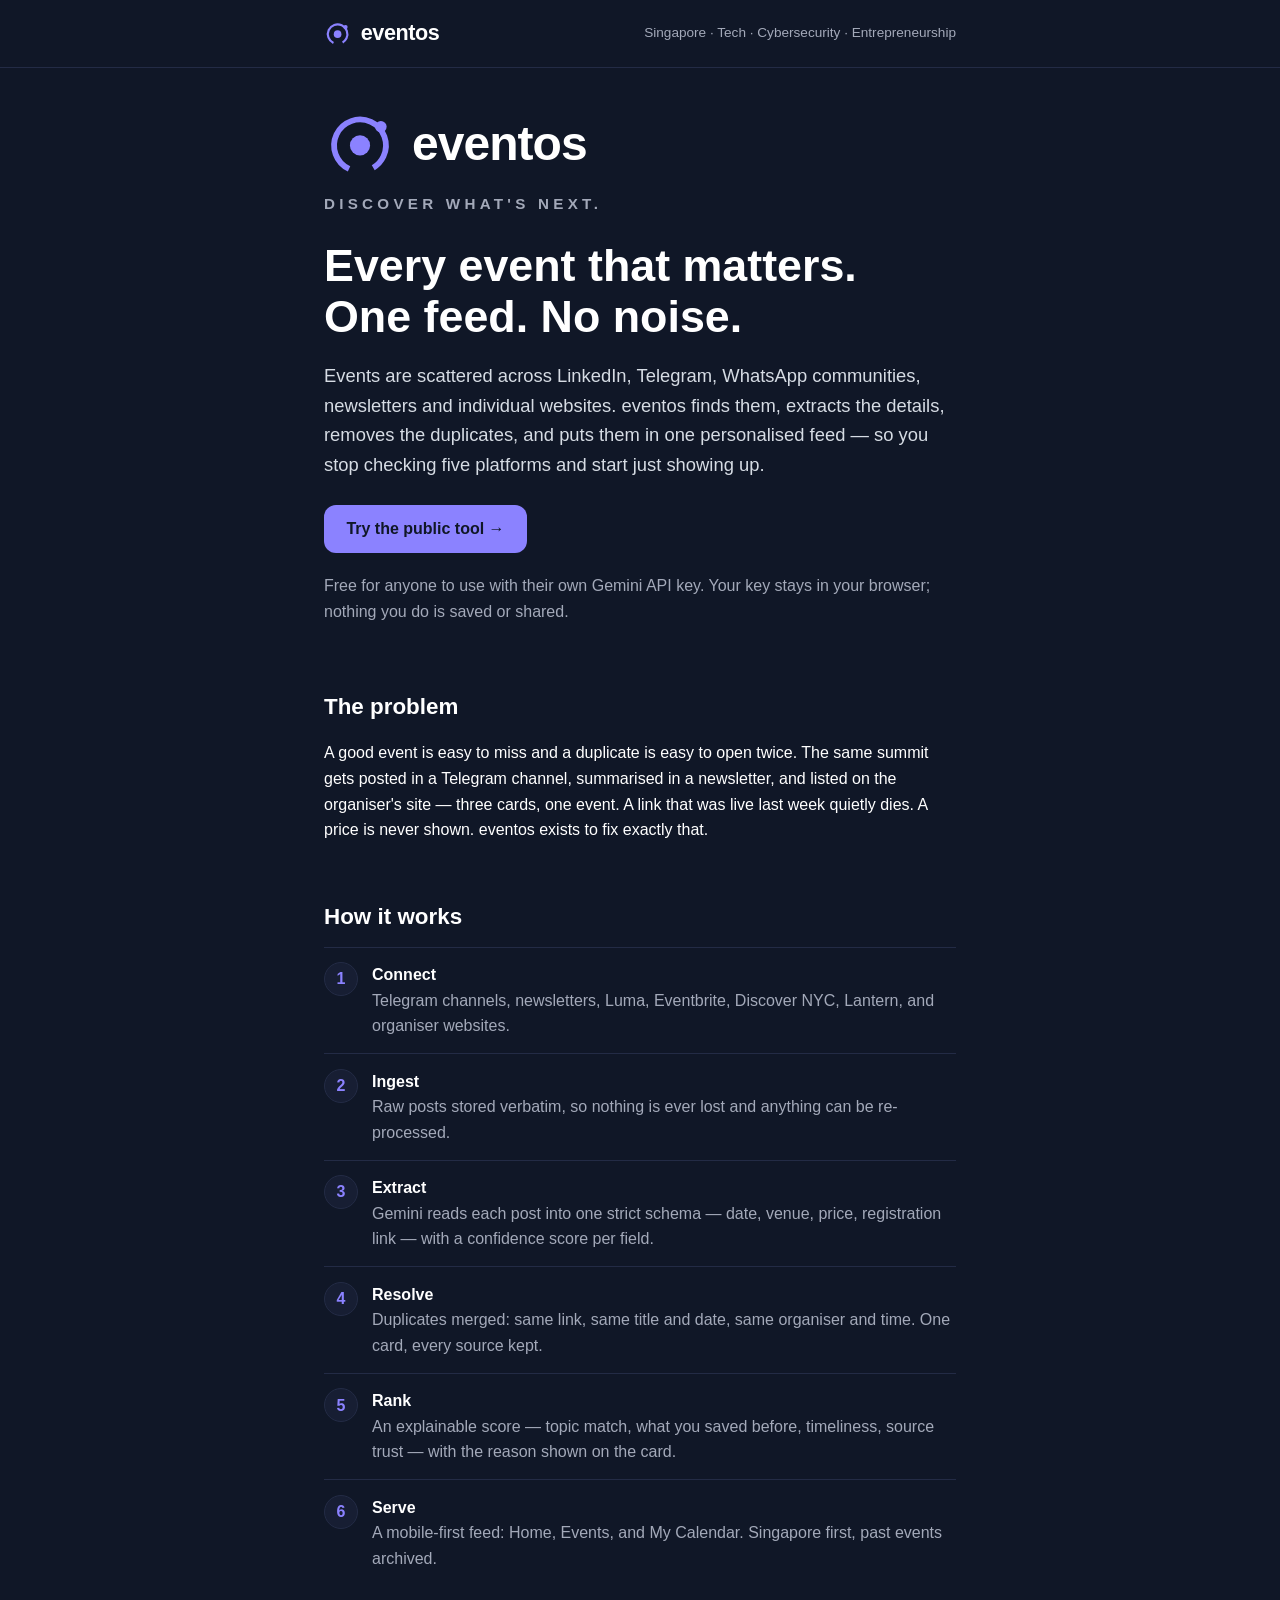
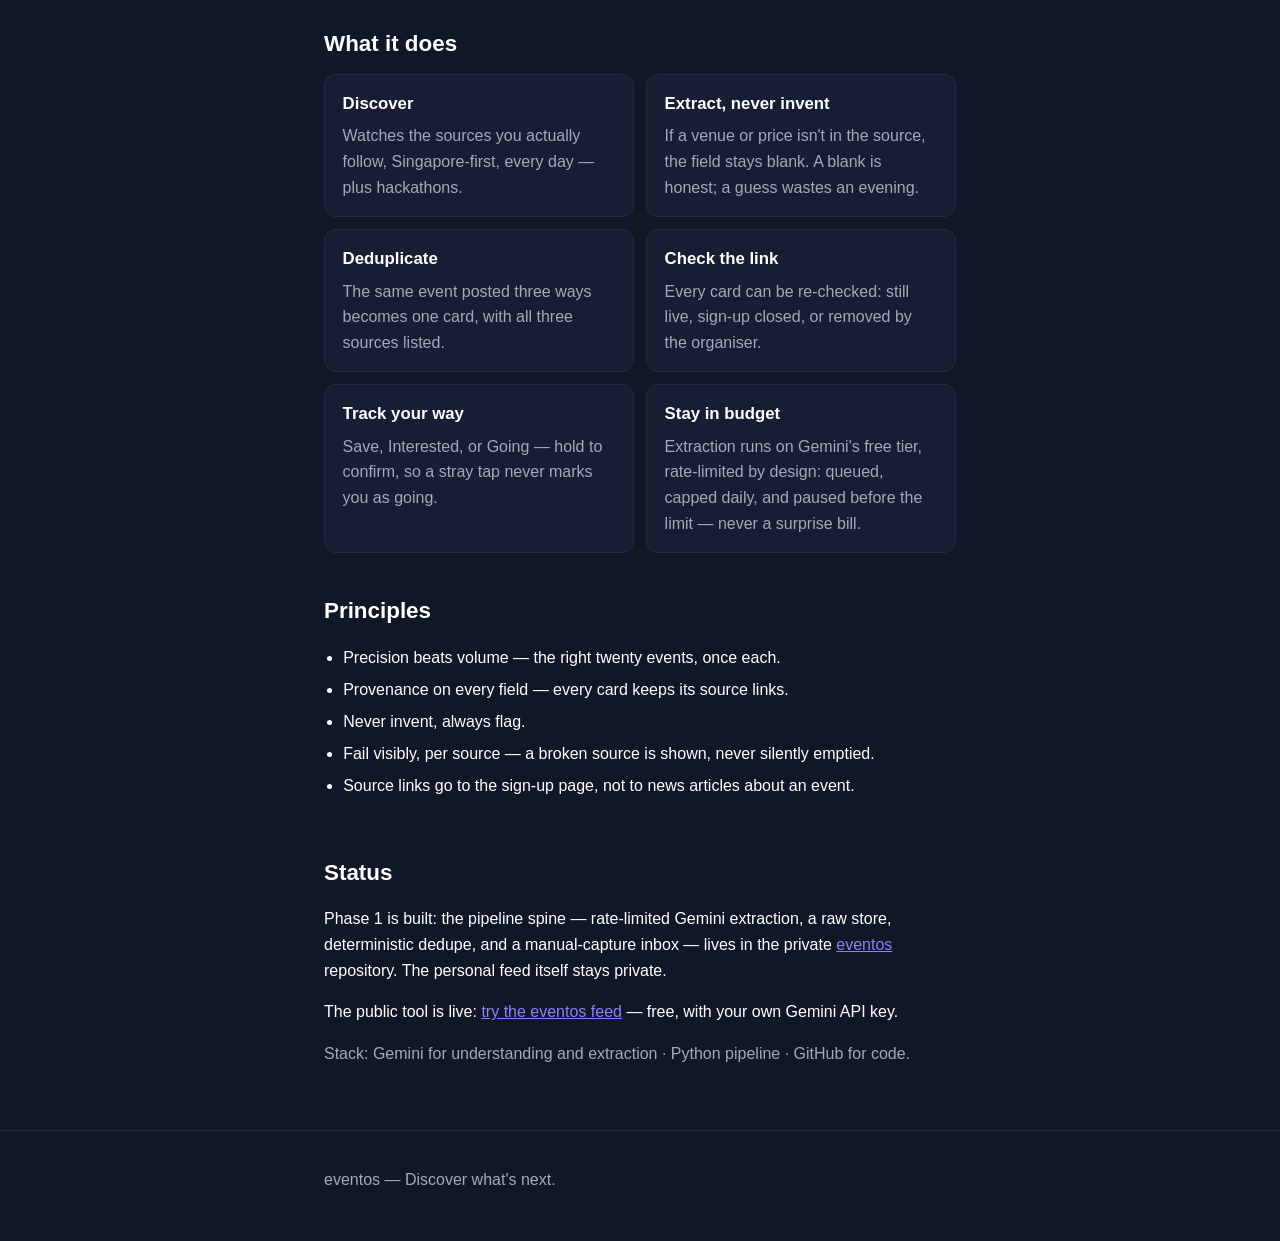
<file: index.html>
<!DOCTYPE html>
<html lang="en">
<head>
  <meta charset="utf-8">
  <meta name="viewport" content="width=device-width, initial-scale=1">
  <title>eventos — Discover what's next.</title>
  <meta name="description" content="eventos is a personal AI-powered platform that discovers, organises and tracks tech, cybersecurity and entrepreneurship events around you in Singapore, from scattered sources into one personalised feed. Discover what's next.">
  <link rel="icon" href="data:image/svg+xml,%3Csvg xmlns='http://www.w3.org/2000/svg' viewBox='0 0 100 100'%3E%3Crect width='100' height='100' fill='%23101727'/%3E%3Ccircle cx='50' cy='52' r='36' fill='none' stroke='%238b82ff' stroke-width='8' stroke-dasharray='190 36' transform='rotate(115 50 52)'/%3E%3Ccircle cx='79' cy='26' r='8' fill='%238b82ff'/%3E%3Ccircle cx='50' cy='52' r='14' fill='%238b82ff'/%3E%3C/svg%3E">
  <link rel="stylesheet" href="styles.css">
</head>
<body>
  <a class="skip-link" href="#main">Skip to main content</a>
  <header class="top">
    <div class="wrap top-inner">
      <span class="brand">
        <svg viewBox="0 0 100 100" aria-hidden="true"><circle cx="50" cy="52" r="36" fill="none" stroke="#8b82ff" stroke-width="8" stroke-dasharray="190 36" transform="rotate(115 50 52)"/><circle cx="79" cy="26" r="8" fill="#8b82ff"/><circle cx="50" cy="52" r="14" fill="#8b82ff"/></svg>
        <span class="wordmark">eventos</span>
      </span>
      <span class="tag">Singapore · Tech · Cybersecurity · Entrepreneurship</span>
    </div>
  </header>

  <main id="main">
    <section class="hero wrap">
      <div class="lockup">
        <svg viewBox="0 0 100 100" aria-hidden="true"><circle cx="50" cy="52" r="36" fill="none" stroke="#8b82ff" stroke-width="8" stroke-dasharray="190 36" transform="rotate(115 50 52)"/><circle cx="79" cy="26" r="8" fill="#8b82ff"/><circle cx="50" cy="52" r="14" fill="#8b82ff"/></svg>
        <span class="lockup-word">eventos</span>
      </div>
      <p class="tagline">Discover what's next.</p>
      <h1>Every event that matters.<br>One feed. No noise.</h1>
      <p class="lede">Events are scattered across LinkedIn, Telegram, WhatsApp communities, newsletters and individual websites. eventos finds them, extracts the details, removes the duplicates, and puts them in one personalised feed — so you stop checking five platforms and start just showing up.</p>
      <p><a class="cta" href="feed.html">Try the public tool →</a></p>
      <p class="note">Free for anyone to use with their own Gemini API key. Your key stays in your browser; nothing you do is saved or shared.</p>
    </section>

    <section class="wrap section">
      <h2>The problem</h2>
      <p>A good event is easy to miss and a duplicate is easy to open twice. The same summit gets posted in a Telegram channel, summarised in a newsletter, and listed on the organiser's site — three cards, one event. A link that was live last week quietly dies. A price is never shown. eventos exists to fix exactly that.</p>
    </section>

    <section class="wrap section">
      <h2>How it works</h2>
      <ol class="stages">
        <li><strong>Connect</strong><span>Telegram channels, newsletters, Luma, Eventbrite, Discover NYC, Lantern, and organiser websites.</span></li>
        <li><strong>Ingest</strong><span>Raw posts stored verbatim, so nothing is ever lost and anything can be re-processed.</span></li>
        <li><strong>Extract</strong><span>Gemini reads each post into one strict schema — date, venue, price, registration link — with a confidence score per field.</span></li>
        <li><strong>Resolve</strong><span>Duplicates merged: same link, same title and date, same organiser and time. One card, every source kept.</span></li>
        <li><strong>Rank</strong><span>An explainable score — topic match, what you saved before, timeliness, source trust — with the reason shown on the card.</span></li>
        <li><strong>Serve</strong><span>A mobile-first feed: Home, Events, and My Calendar. Singapore first, past events archived.</span></li>
      </ol>
    </section>

    <section class="wrap section">
      <h2>What it does</h2>
      <div class="cards">
        <article><h3>Discover</h3><p>Watches the sources you actually follow, Singapore-first, every day — plus hackathons.</p></article>
        <article><h3>Extract, never invent</h3><p>If a venue or price isn't in the source, the field stays blank. A blank is honest; a guess wastes an evening.</p></article>
        <article><h3>Deduplicate</h3><p>The same event posted three ways becomes one card, with all three sources listed.</p></article>
        <article><h3>Check the link</h3><p>Every card can be re-checked: still live, sign-up closed, or removed by the organiser.</p></article>
        <article><h3>Track your way</h3><p>Save, Interested, or Going — hold to confirm, so a stray tap never marks you as going.</p></article>
        <article><h3>Stay in budget</h3><p>Extraction runs on Gemini's free tier, rate-limited by design: queued, capped daily, and paused before the limit — never a surprise bill.</p></article>
      </div>
    </section>

    <section class="wrap section">
      <h2>Principles</h2>
      <ul class="principles">
        <li>Precision beats volume — the right twenty events, once each.</li>
        <li>Provenance on every field — every card keeps its source links.</li>
        <li>Never invent, always flag.</li>
        <li>Fail visibly, per source — a broken source is shown, never silently emptied.</li>
        <li>Source links go to the sign-up page, not to news articles about an event.</li>
      </ul>
    </section>

    <section class="wrap section">
      <h2>Status</h2>
      <p>Phase 1 is built: the pipeline spine — rate-limited Gemini extraction, a raw store, deterministic dedupe, and a manual-capture inbox — lives in the private <a href="https://github.com/aldric-fire/eventos">eventos</a> repository. The personal feed itself stays private.</p>
      <p>The public tool is live: <a href="feed.html">try the eventos feed</a> — free, with your own Gemini API key.</p>
      <p class="muted">Stack: Gemini for understanding and extraction · Python pipeline · GitHub for code.</p>
    </section>
  </main>

  <footer>
    <div class="wrap">
      <p>eventos — Discover what's next.</p>
    </div>
  </footer>
</body>
</html>
</file>
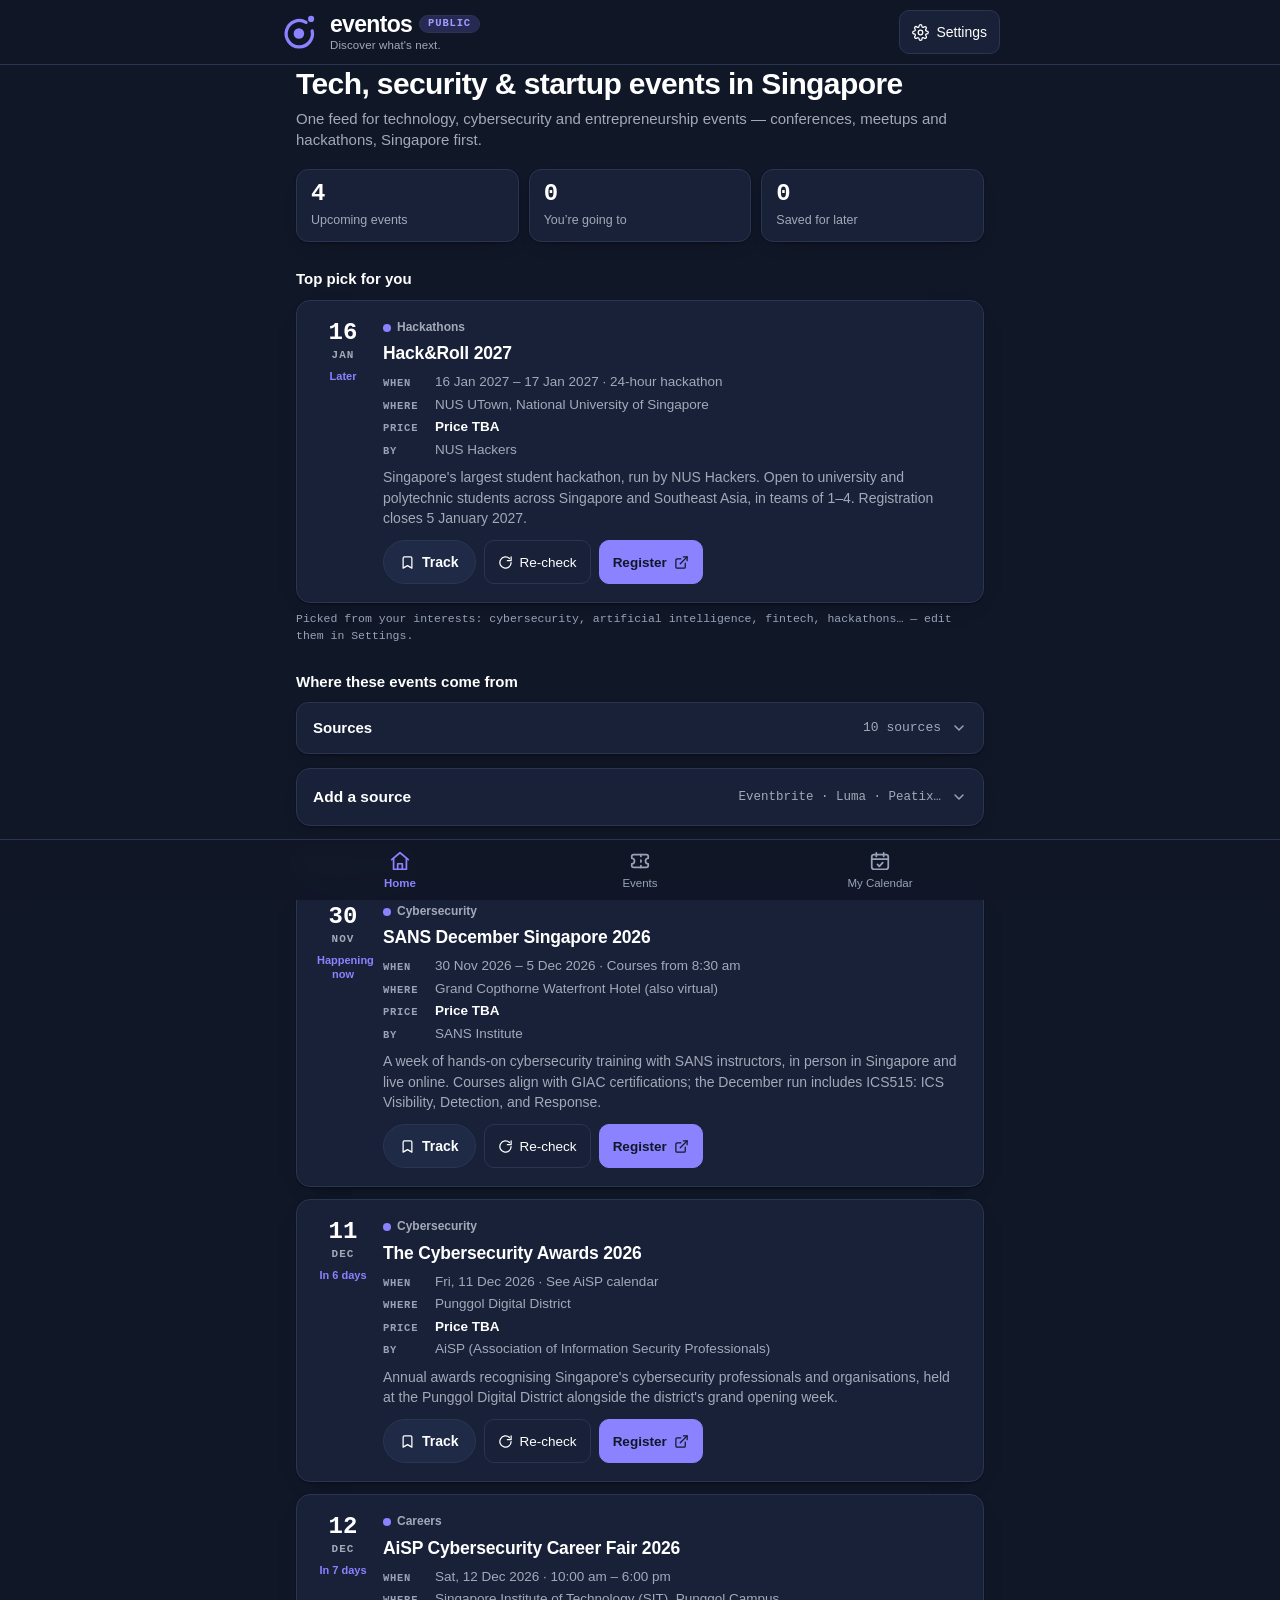
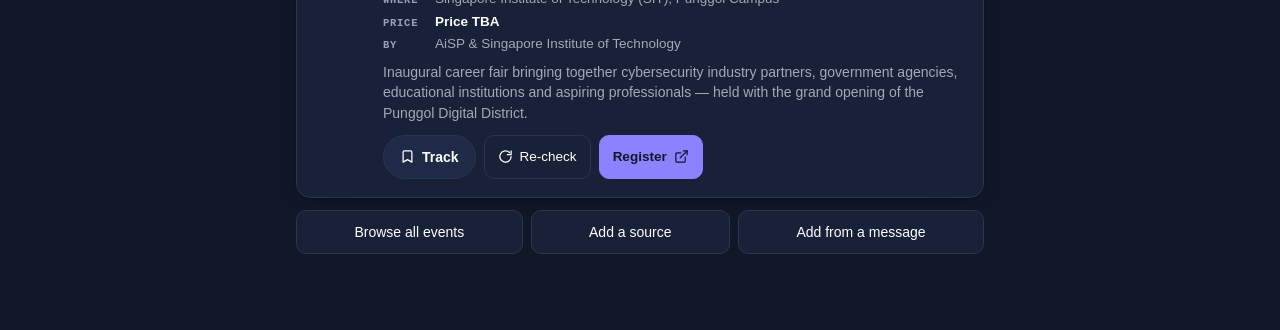
<file: feed.html>
<!doctype html>
<html lang="en">
  <head>
    <meta charset="utf-8" />
    <!-- Content Security Policy (OWASP A02/A05 defence in depth): nothing
         loads by default; the page's one inline script is pinned by its
         SHA-256 hash, so any other injected or tampered script is refused;
         styles are this page's own plus Google Fonts; network calls may go
         only to web addresses (the Gemini API and the sources a visitor
         adds); no plugins, no form posts, no base-tag hijacking. -->
    <meta http-equiv="Content-Security-Policy" content="default-src 'none'; script-src 'sha256-IyddGkMgEU9bkffu1j0YQX/9gUSayNTJfUa8qjjH/LE='; style-src 'unsafe-inline' https://fonts.googleapis.com; font-src https://fonts.gstatic.com; img-src data:; connect-src https: http:; base-uri 'none'; form-action 'none'" />
    <meta name="referrer" content="no-referrer" />
    <meta name="viewport" content="width=device-width, initial-scale=1, viewport-fit=cover" />
    <meta name="color-scheme" content="dark" />
    <link rel="icon" href="data:," />
    <title>eventos — Discover what's next.</title>
    <link rel="preconnect" href="https://fonts.googleapis.com" />
    <link rel="preconnect" href="https://fonts.gstatic.com" crossorigin />
    <link href="https://fonts.googleapis.com/css2?family=IBM+Plex+Mono:wght@400;500;600&family=IBM+Plex+Sans:wght@400;500;600;700&display=swap" rel="stylesheet" />
    <style>
      :root {
        color-scheme: dark;
        --bg: #101727;
        --surface: #182138;
        --surface-2: #1f2a47;
        --archived-bg: #141d33;
        --ink: #ffffff;
        --ink-2: #a3a9b9;
        --ink-3: #98a2b8;
        --line: #2a3552;
        --accent: #8b82ff;
        --accent-strong: #a29bff;
        --accent-soft: #262a52;
        --on-accent: #101727;
        --warn: #c3c9d6;
        --warn-soft: #2a2f47;
        --ok: #8b82ff;
        --shadow: 0 1px 2px rgba(0, 0, 0, 0.35), 0 8px 24px -18px rgba(0, 0, 0, 0.8);
        --nav-bg: rgba(16, 23, 39, 0.94);
        --cat-cyber: #8b82ff;
        --cat-tech: #8b82ff;
        --cat-fintech: #8b82ff;
        --cat-ai: #8b82ff;
        --cat-ent: #8b82ff;
        --cat-hack: #8b82ff;
        --cat-careers: #8b82ff;
      }
      * { box-sizing: border-box; }
      html { -webkit-text-size-adjust: 100%; scroll-padding-top: 76px; scroll-padding-bottom: 110px; }
      body {
        margin: 0;
        background: var(--bg);
        color: var(--ink);
        font-family: "IBM Plex Sans", -apple-system, BlinkMacSystemFont, "Segoe UI", sans-serif;
        font-size: 16px;
        line-height: 1.45;
        padding-bottom: calc(76px + env(safe-area-inset-bottom));
      }
      button { font: inherit; color: inherit; }
      a { color: var(--accent); }
      :focus-visible { outline: 3px solid var(--accent-strong); outline-offset: 2px; border-radius: 4px; }

      /* Skip link: first tab stop, visible only when focused */
      .skip-link {
        position: absolute; left: 12px; top: -60px; z-index: 100;
        background: var(--accent); color: var(--on-accent);
        font-weight: 600; font-size: 14.5px; text-decoration: none;
        padding: 12px 18px; border-radius: 0 0 10px 10px; min-height: 44px;
        display: inline-flex; align-items: center;
        transition: top 0.15s ease;
      }
      .skip-link:focus-visible { top: 0; outline-offset: -3px; }

      .wrap { max-width: 720px; margin: 0 auto; padding: 0 16px; }

      /* ---------- Header ---------- */
      header.topbar {
        position: sticky; top: 0; z-index: 40;
        background: var(--nav-bg);
        backdrop-filter: blur(10px); -webkit-backdrop-filter: blur(10px);
        border-bottom: 1px solid var(--line);
      }
      .topbar-in { display: flex; align-items: center; gap: 10px; padding: 10px 0; }
      .brand { display: flex; align-items: center; gap: 10px; min-width: 0; }
      .brand-mark { flex: none; display: inline-flex; width: 40px; height: 40px; }
      .brand-mark svg { width: 40px; height: 40px; display: block; }
      .brand-text { display: flex; flex-direction: column; line-height: 1.1; min-width: 0; }
      .brand-row { display: flex; align-items: center; gap: 7px; }
      .wordmark { font-weight: 700; font-size: 23px; letter-spacing: -0.03em; color: var(--ink); line-height: 1; }
      .brand-tagline { font-size: 11.5px; color: var(--ink-2); margin-top: 3px; letter-spacing: 0.01em; white-space: nowrap; }
      .brand .pub {
        font-family: "IBM Plex Mono", monospace; font-size: 10.5px; font-weight: 600;
        text-transform: uppercase; letter-spacing: 0.08em;
        color: var(--accent-strong); background: var(--accent-soft);
        border: 1px solid var(--line); border-radius: 999px; padding: 2px 8px;
        flex: none;
      }
      .topbar .spacer { flex: 1; }
      .icon-btn {
        display: inline-flex; align-items: center; gap: 7px;
        background: var(--surface); border: 1px solid var(--line); border-radius: 10px;
        padding: 8px 12px; font-size: 14px; font-weight: 500; cursor: pointer; min-height: 44px;
        white-space: nowrap;
      }
      .icon-btn svg { width: 17px; height: 17px; flex: none; }
      .icon-btn:active { background: var(--surface-2); }

      /* ---------- Views ---------- */
      main { padding-top: 18px; }
      .view { display: none; }
      .view.active { display: block; }
      h1.page-title { font-size: 26px; line-height: 1.15; letter-spacing: -0.02em; margin: 2px 0 6px; font-weight: 700; }
      .lede { color: var(--ink-2); margin: 0 0 18px; font-size: 15px; }
      h2.section-title { font-size: 15px; font-weight: 600; margin: 26px 0 10px; display: flex; align-items: baseline; gap: 8px; }
      h2.section-title .count { font-family: "IBM Plex Mono", monospace; font-size: 12px; color: var(--ink-3); font-weight: 500; }
      .snapshot-note { font-family: "IBM Plex Mono", monospace; font-size: 11.5px; color: var(--ink-3); }

      /* ---------- Stat row ---------- */
      .stats { display: grid; grid-template-columns: repeat(3, 1fr); gap: 10px; margin: 14px 0 4px; }
      .stat {
        background: var(--surface); border: 1px solid var(--line); border-radius: 12px;
        padding: 12px 14px; text-align: left; cursor: pointer; box-shadow: var(--shadow);
      }
      .stat .n { font-family: "IBM Plex Mono", monospace; font-size: 24px; font-weight: 600; line-height: 1; }
      .stat .l { font-size: 12.5px; color: var(--ink-2); margin-top: 5px; font-weight: 500; }
      .stat:active { background: var(--surface-2); }

      /* ---------- Sources bubble ---------- */
      .sources-card { background: var(--surface); border: 1px solid var(--line); border-radius: 12px; box-shadow: var(--shadow); overflow: hidden; }
      .sources-head {
        width: 100%; display: flex; align-items: center; gap: 10px; text-align: left;
        background: none; border: 0; padding: 14px 16px; cursor: pointer; min-height: 48px;
      }
      .sources-head .t { font-weight: 600; font-size: 15px; }
      .sources-head .s { color: var(--ink-2); font-size: 13px; margin-left: auto; font-family: "IBM Plex Mono", monospace; white-space: normal; overflow-wrap: break-word; text-align: right; min-width: 0; }
      .sources-head .chev { transition: transform 0.18s ease; color: var(--ink-3); display: inline-flex; }
      .sources-head .chev svg { width: 16px; height: 16px; }
      .sources-card.open .sources-head .chev { transform: rotate(180deg); }
      .sources-body { display: none; border-top: 1px solid var(--line); padding: 6px 16px 14px; }
      .sources-card.open .sources-body { display: block; }

      /* ---------- Add a source (collapsible) ---------- */
      .add-source-card { background: var(--surface); border: 1px solid var(--line); border-radius: 14px; box-shadow: var(--shadow); overflow: hidden; margin-top: 14px; }
      .add-source-head {
        width: 100%; display: flex; align-items: center; gap: 10px; text-align: left;
        background: none; border: 0; padding: 14px 16px; cursor: pointer; min-height: 56px;
      }
      .add-source-head .t { font-weight: 600; font-size: 15.5px; white-space: nowrap; }
      .add-source-head .s { color: var(--ink-2); font-size: 12.5px; margin-left: auto; font-family: "IBM Plex Mono", monospace; white-space: normal; overflow-wrap: break-word; text-align: right; min-width: 0; }
      .add-source-head .chev { transition: transform 0.18s ease; color: var(--ink-3); display: inline-flex; flex: none; }
      .add-source-head .chev svg { width: 16px; height: 16px; }
      .add-source-card.open .add-source-head .chev { transform: rotate(180deg); }
      .add-source-body { display: none; border-top: 1px solid var(--line); padding: 18px 16px; }
      .add-source-card.open .add-source-body { display: block; }
      .add-source-body h2 { font-size: 17px; margin: 0 0 6px; font-weight: 600; letter-spacing: -0.01em; }
      .add-source-body p { font-size: 14px; color: var(--ink-2); margin: 0 0 12px; }
      .add-source-body label.f-label { display: block; font-size: 13px; font-weight: 600; margin: 14px 0 6px; }
      .add-source-body label.f-label:first-of-type { margin-top: 4px; }
      .source-row { display: flex; justify-content: space-between; gap: 4px 12px; padding: 9px 0; border-bottom: 1px dashed var(--line); font-size: 14.5px; flex-wrap: wrap; align-items: baseline; }
      .source-row:last-child { border-bottom: 0; }
      .source-row .what { color: var(--ink-2); font-size: 13px; text-align: right; overflow-wrap: break-word; min-width: 0; }
      .source-row a { font-weight: 500; text-decoration: none; }
      .source-row a:hover { text-decoration: underline; }
      .source-verdict { font-family: "IBM Plex Mono", monospace; font-size: 10.5px; font-weight: 600; text-transform: uppercase; letter-spacing: 0.06em; border-radius: 999px; padding: 2.5px 8px; background: var(--accent-soft); color: var(--accent-strong); border: 1px solid var(--line); white-space: nowrap; }
      .source-verdict.cond { background: var(--surface-2); color: var(--ink-2); }
      .gate-list { list-style: none; margin: 10px 0 0; padding: 0; display: flex; flex-direction: column; gap: 6px; }
      .gate-list li { display: flex; gap: 9px; font-size: 13.5px; color: var(--ink-2); align-items: baseline; }
      .gate-list .g-ic { font-family: "IBM Plex Mono", monospace; font-weight: 700; flex: none; width: 18px; text-align: center; }
      .gate-list .pass .g-ic { color: var(--accent-strong); }
      .gate-list .fail .g-ic { color: var(--warn); }
      .gate-list .na .g-ic { color: var(--ink-3); }
      .gate-list strong { color: var(--ink); font-weight: 600; }
      .guidelines { font-size: 13px; color: var(--ink-2); margin: 10px 0 0; padding: 10px 12px; background: var(--surface-2); border: 1px solid var(--line); border-radius: 10px; }
      .guidelines strong { color: var(--ink); }

      /* ---------- Search / filters ---------- */
      .search-box { position: relative; margin: 4px 0 12px; }
      .search-box svg { position: absolute; left: 13px; top: 50%; transform: translateY(-50%); width: 18px; height: 18px; color: var(--ink-3); pointer-events: none; }
      .search-box input {
        width: 100%; padding: 12px 52px 12px 40px; font: inherit; font-size: 16px;
        background: var(--surface); color: var(--ink);
        border: 1px solid var(--line); border-radius: 12px; box-shadow: var(--shadow);
        min-height: 48px;
      }
      .search-box input::placeholder { color: var(--ink-3); }
      .search-clear {
        position: absolute; right: 2px; top: 50%; transform: translateY(-50%);
        border: 0; background: transparent; border-radius: 999px; width: 44px; height: 44px;
        display: none; align-items: center; justify-content: center; cursor: pointer; color: var(--ink-2);
      }
      .search-clear svg { position: static; transform: none; width: 14px; height: 14px; color: inherit; }
      .search-clear.show { display: inline-flex; }

      .chips { display: flex; flex-wrap: wrap; gap: 8px; margin: 0 0 14px; }
      .chip {
        border: 1px solid var(--line); background: var(--surface); color: var(--ink-2);
        border-radius: 999px; padding: 7px 14px; font-size: 13.5px; font-weight: 500;
        cursor: pointer; min-height: 44px; display: inline-flex; align-items: center; gap: 7px;
        white-space: nowrap;
      }
      .chip .dot { width: 8px; height: 8px; border-radius: 999px; background: var(--dot, var(--ink-3)); flex: none; }
      .chip[aria-pressed="true"] { background: var(--accent); color: var(--on-accent); border-color: var(--accent); font-weight: 600; }
      .chip[aria-pressed="true"] .dot { background: var(--on-accent); }

      .tabs { display: flex; gap: 2px; background: var(--surface-2); border-radius: 11px; padding: 3px; margin: 0 0 14px; }
      .tabs button {
        flex: 1; border: 0; background: none; border-radius: 8px; padding: 9px 4px;
        font-size: 14px; font-weight: 500; color: var(--ink-2); cursor: pointer; min-height: 44px;
        white-space: nowrap;
      }
      .tabs button[aria-selected="true"] { background: var(--accent); color: var(--on-accent); font-weight: 600; box-shadow: var(--shadow); }
      .results-line { font-size: 13.5px; color: var(--ink-2); margin: 0 2px 12px; min-height: 18px; }

      /* ---------- Event cards ---------- */
      .cards { display: flex; flex-direction: column; gap: 12px; }
      .card {
        background: var(--surface); border: 1px solid var(--line); border-radius: 14px;
        box-shadow: var(--shadow); padding: 16px; display: flex; gap: 14px;
      }
      .card.archived { opacity: 1; background: var(--archived-bg); }
      .date-block { flex: none; width: 52px; text-align: center; padding-top: 2px; }
      .date-block .d { font-family: "IBM Plex Mono", monospace; font-size: 24px; font-weight: 600; line-height: 1; }
      .date-block .m { font-family: "IBM Plex Mono", monospace; font-size: 11px; font-weight: 600; text-transform: uppercase; letter-spacing: 0.1em; color: var(--ink-2); margin-top: 3px; }
      .date-block .rel { font-size: 11px; color: var(--accent); font-weight: 600; margin-top: 6px; line-height: 1.25; }
      .card.archived .date-block .rel { color: var(--ink-3); }
      .card-main { flex: 1; min-width: 0; }
      .card-top { display: flex; flex-wrap: wrap; gap: 6px; align-items: center; margin-bottom: 7px; }
      .cat-tag { display: inline-flex; align-items: center; gap: 6px; font-size: 12px; font-weight: 600; color: var(--ink-2); }
      .cat-tag .dot { width: 8px; height: 8px; border-radius: 999px; flex: none; }
      .flag {
        font-family: "IBM Plex Mono", monospace; font-size: 10.5px; font-weight: 600;
        text-transform: uppercase; letter-spacing: 0.06em; border-radius: 999px; padding: 2.5px 8px;
        background: var(--surface-2); color: var(--ink-2); border: 1px solid var(--line);
      }
      .flag.warn { background: var(--warn-soft); color: var(--warn); border-color: transparent; }
      .flag.ok { background: var(--accent-soft); color: var(--accent-strong); border-color: transparent; }
      .card h3 { font-size: 17.5px; line-height: 1.25; margin: 0 0 7px; font-weight: 600; letter-spacing: -0.01em; }
      .meta { display: flex; flex-direction: column; gap: 3px; margin-bottom: 8px; }
      .meta .row { display: flex; gap: 8px; font-size: 13.5px; color: var(--ink-2); align-items: baseline; }
      .meta .k { font-family: "IBM Plex Mono", monospace; font-size: 10.5px; font-weight: 600; text-transform: uppercase; letter-spacing: 0.07em; color: var(--ink-3); flex: none; width: 44px; }
      .meta .price { color: var(--ink); font-weight: 600; }
      .card .desc { font-size: 14px; color: var(--ink-2); margin: 0 0 12px; display: -webkit-box; -webkit-line-clamp: 3; -webkit-box-orient: vertical; overflow: hidden; }
      .card-actions { display: flex; flex-wrap: wrap; gap: 8px; align-items: center; }
      .btn {
        display: inline-flex; align-items: center; justify-content: center; gap: 7px; min-height: 44px;
        border-radius: 10px; border: 1px solid var(--line); background: var(--surface);
        padding: 8px 14px; font-size: 14px; font-weight: 500; cursor: pointer; text-decoration: none; color: var(--ink);
        white-space: nowrap;
      }
      .btn svg { width: 15px; height: 15px; flex: none; }
      .btn:active { background: var(--surface-2); }
      .btn.primary { background: var(--accent); border-color: var(--accent); color: var(--on-accent); font-weight: 600; }
      .btn.primary:active { background: var(--accent-strong); border-color: var(--accent-strong); }
      .btn.small { min-height: 44px; padding: 8px 13px; font-size: 13.5px; }
      .btn[disabled] { opacity: 0.55; cursor: default; }
      .link-inert { font-size: 13.5px; color: var(--warn); font-weight: 500; display: inline-flex; align-items: center; gap: 6px; min-height: 44px; }
      .check-note { font-size: 12.5px; color: var(--ink-2); margin-top: 9px; display: none; }
      .check-note.show { display: block; }
      .check-note.bad { color: var(--warn); }

      /* Track bubble */
      .track-wrap { position: relative; }
      .track-btn {
        position: relative; overflow: hidden;
        display: inline-flex; align-items: center; gap: 7px; min-height: 44px;
        border-radius: 999px; border: 1px solid var(--line); background: var(--surface-2);
        padding: 8px 16px; font-size: 14px; font-weight: 600; cursor: pointer; color: var(--ink);
        white-space: nowrap;
        -webkit-user-select: none; user-select: none; -webkit-touch-callout: none; touch-action: manipulation;
      }
      .track-btn .fill { position: absolute; inset: 0; width: 0%; background: var(--accent-soft); pointer-events: none; }
      .track-btn .lbl { position: relative; display: inline-flex; align-items: center; gap: 7px; }
      .track-btn .lbl svg { width: 15px; height: 15px; }
      .track-btn.set { background: var(--accent); border-color: var(--accent); color: var(--on-accent); }
      .track-btn.set .fill { background: transparent; }
      .track-opts {
        display: none; gap: 6px; flex-wrap: wrap; margin-top: 9px;
        background: var(--surface-2); border: 1px solid var(--line); border-radius: 12px; padding: 9px;
      }
      .track-opts.open { display: flex; }
      .track-opts .hint { width: 100%; font-size: 12px; color: var(--ink-2); margin: 0 2px 2px; }
      .track-opt {
        flex: 1; min-width: 92px; min-height: 44px; border-radius: 9px; cursor: pointer;
        border: 1px solid var(--line); background: var(--surface); font-weight: 600; font-size: 14px;
        position: relative; overflow: hidden; -webkit-user-select: none; user-select: none; touch-action: manipulation;
      }
      .track-opt .fill { position: absolute; inset: 0; width: 0%; background: var(--accent-soft); pointer-events: none; }
      .track-opt .lbl { position: relative; }
      .track-opt[aria-pressed="true"] { background: var(--accent); border-color: var(--accent); color: var(--on-accent); }
      .track-opt.clear { flex: 0 0 auto; min-width: 0; padding: 0 12px; font-weight: 500; color: var(--ink-2); }

      /* ---------- Panels (add / settings) ---------- */
      .panel { background: var(--surface); border: 1px solid var(--line); border-radius: 14px; box-shadow: var(--shadow); padding: 18px 16px; margin-bottom: 14px; }
      .panel h2 { font-size: 17px; margin: 0 0 6px; font-weight: 600; letter-spacing: -0.01em; }
      .panel p { font-size: 14px; color: var(--ink-2); margin: 0 0 12px; }
      .panel label.f-label { display: block; font-size: 13px; font-weight: 600; margin: 14px 0 6px; }
      .panel label.f-label:first-of-type { margin-top: 4px; }
      textarea, input[type="text"], input[type="password"] {
        width: 100%; font: inherit; font-size: 16px; color: var(--ink);
        background: var(--bg); border: 1px solid var(--line); border-radius: 10px; padding: 11px 12px;
        min-height: 48px;
      }
      textarea { min-height: 110px; resize: vertical; line-height: 1.45; }
      .char-count { font-family: "IBM Plex Mono", monospace; font-size: 11.5px; color: var(--ink-3); text-align: right; margin-top: 5px; }
      .btn-row { display: flex; flex-wrap: wrap; gap: 8px; margin-top: 12px; }
      .status-line { font-size: 14px; margin-top: 12px; min-height: 20px; }
      .status-line.ok { color: var(--ok); font-weight: 500; }
      .status-line.bad { color: var(--warn); font-weight: 500; }
      .key-status {
        display: flex; align-items: center; gap: 9px; background: var(--surface-2);
        border: 1px solid var(--line); border-radius: 10px; padding: 10px 12px; font-size: 14px; font-weight: 500;
      }
      .key-status .dot { width: 9px; height: 9px; border-radius: 999px; background: var(--ink-3); flex: none; }
      .key-status.on .dot { background: var(--accent); }
      .key-status .mono { font-family: "IBM Plex Mono", monospace; font-size: 13px; }
      .usage { font-family: "IBM Plex Mono", monospace; font-size: 12.5px; color: var(--ink-2); margin-top: 10px; }
      .usage .bar { height: 6px; background: var(--surface-2); border-radius: 999px; overflow: hidden; margin-top: 6px; border: 1px solid var(--line); }
      .usage .bar i { display: block; height: 100%; background: var(--accent); width: 0%; }
      .fineprint { font-size: 12.5px; color: var(--ink-3); margin-top: 10px; }

      .interest-chips { display: flex; flex-wrap: wrap; gap: 8px; margin: 4px 0 10px; }
      .interest-chip {
        display: inline-flex; align-items: center; gap: 7px; background: var(--accent-soft);
        border: 1px solid var(--line); color: var(--ink); border-radius: 999px; padding: 0 0 0 13px;
        font-size: 13.5px; font-weight: 500; min-height: 44px;
      }
      .interest-chip button {
        border: 0; background: var(--surface); border-radius: 999px; width: 44px; height: 44px;
        display: inline-flex; align-items: center; justify-content: center; cursor: pointer; color: var(--ink-2); font-size: 15px; line-height: 1; flex: none;
      }
      .interest-add { display: flex; gap: 8px; }
      .interest-add input { flex: 1; }
      .empty { text-align: center; padding: 34px 18px; color: var(--ink-2); }
      .empty .big { font-size: 16px; font-weight: 600; color: var(--ink); margin-bottom: 5px; }
      .empty p { margin: 0; font-size: 14px; }

      .cal-group { font-family: "IBM Plex Mono", monospace; font-size: 12px; font-weight: 600; text-transform: uppercase; letter-spacing: 0.08em; color: var(--ink-2); margin: 20px 0 10px; }
      .cal-group:first-of-type { margin-top: 6px; }

      .arch-toggle {
        width: 100%; margin-top: 18px; display: flex; align-items: center; gap: 10px;
        background: none; border: 1px dashed var(--line); border-radius: 12px; padding: 13px 16px;
        cursor: pointer; font-weight: 600; font-size: 14.5px; color: var(--ink-2); min-height: 48px;
      }
      .arch-toggle .s { margin-left: auto; font-family: "IBM Plex Mono", monospace; font-size: 12px; }
      .arch-toggle .chev { display: inline-flex; transition: transform 0.18s ease; }
      .arch-toggle .chev svg { width: 16px; height: 16px; }
      .arch-toggle.open .chev { transform: rotate(180deg); }
      #archived-list { margin-top: 12px; }

      /* ---------- Bottom nav ---------- */
      nav.bottomnav {
        position: fixed; left: 0; right: 0; bottom: 0; z-index: 50;
        background: var(--nav-bg); backdrop-filter: blur(12px); -webkit-backdrop-filter: blur(12px);
        border-top: 1px solid var(--line); padding-bottom: env(safe-area-inset-bottom);
      }
      .bottomnav-in { max-width: 720px; margin: 0 auto; display: flex; }
      .nav-item {
        flex: 1; border: 0; background: none; cursor: pointer; position: relative;
        display: flex; flex-direction: column; align-items: center; justify-content: center; gap: 3px;
        padding: 9px 4px 8px; font-size: 11.5px; font-weight: 500; color: var(--ink-3); min-height: 60px;
      }
      .nav-item svg { width: 22px; height: 22px; }
      .nav-item[aria-current="page"] { color: var(--accent); font-weight: 600; }
      .nav-badge {
        position: absolute; top: 5px; left: calc(50% + 3px);
        background: var(--accent); color: var(--on-accent); font-family: "IBM Plex Mono", monospace;
        font-size: 10.5px; font-weight: 600; border-radius: 999px; min-width: 19px; height: 19px;
        display: none; align-items: center; justify-content: center; padding: 0 5px;
      }
      .nav-badge.show { display: inline-flex; }

      .home-actions .btn { flex: 1 1 auto; }

      @media (max-width: 430px) {
        .brand { gap: 8px; }
        .brand-mark, .brand-mark svg { width: 34px; height: 34px; }
        .wordmark { font-size: 20px; }
        .brand-tagline { font-size: 10.5px; }
        .brand .pub { padding: 2px 6px; font-size: 9.5px; }
        .icon-btn { padding: 8px 10px; font-size: 13.5px; }
      }
      @media (max-width: 639px) {
        main { padding-top: 10px; }
        .lede { margin-bottom: 12px; }
        .stats { margin-top: 10px; }
        .stat { padding: 10px 12px; }
        h2.section-title { margin-top: 20px; }
      }
      @media (min-width: 640px) {
        h1.page-title { font-size: 30px; }
        .card { padding: 18px 20px; }
      }
      @media (prefers-reduced-motion: reduce) {
        * { transition: none !important; animation: none !important; }
      }
    </style>
  </head>
  <body>
    <a class="skip-link" href="#view-home">Skip to main content</a>
    <header class="topbar">
      <div class="wrap topbar-in">
        <div class="brand">
          <span class="brand-mark" aria-hidden="true"><svg viewBox="0 0 44 44" fill="none" xmlns="http://www.w3.org/2000/svg" aria-hidden="true"><path d="M28.6 11.4A14.5 14.5 0 1 0 35.4 20.8" stroke="#8B82FF" stroke-width="3.6" stroke-linecap="round"/><circle cx="34.2" cy="7.6" r="3.4" fill="#8B82FF"/><circle cx="20.8" cy="23.6" r="5.8" fill="#8B82FF"/></svg></span>
          <span class="brand-text">
            <span class="brand-row"><span class="wordmark">eventos</span><span class="pub">Public</span></span>
            <span class="brand-tagline">Discover what's next.</span>
          </span>
        </div>
        <div class="spacer"></div>
        <button class="icon-btn" id="settings-btn" type="button" aria-label="Open settings">
          <svg viewBox="0 0 24 24" fill="none" stroke="currentColor" stroke-width="1.8" stroke-linecap="round" stroke-linejoin="round" aria-hidden="true"><circle cx="12" cy="12" r="3.2"/><path d="M19.4 15a1.65 1.65 0 0 0 .33 1.82l.06.06a2 2 0 1 1-2.83 2.83l-.06-.06a1.65 1.65 0 0 0-1.82-.33 1.65 1.65 0 0 0-1 1.51V21a2 2 0 1 1-4 0v-.09A1.65 1.65 0 0 0 9 19.4a1.65 1.65 0 0 0-1.82.33l-.06.06a2 2 0 1 1-2.83-2.83l.06-.06a1.65 1.65 0 0 0 .33-1.82 1.65 1.65 0 0 0-1.51-1H3a2 2 0 1 1 0-4h.09A1.65 1.65 0 0 0 4.6 9a1.65 1.65 0 0 0-.33-1.82l-.06-.06a2 2 0 1 1 2.83-2.83l.06.06a1.65 1.65 0 0 0 1.82.33H9a1.65 1.65 0 0 0 1-1.51V3a2 2 0 1 1 4 0v.09a1.65 1.65 0 0 0 1 1.51 1.65 1.65 0 0 0 1.82-.33l.06-.06a2 2 0 1 1 2.83 2.83l-.06.06a1.65 1.65 0 0 0-.33 1.82V9a1.65 1.65 0 0 0 1.51 1H21a2 2 0 1 1 0 4h-.09a1.65 1.65 0 0 0-1.51 1z"/></svg>
          <span>Settings</span>
        </button>
      </div>
    </header>

    <main class="wrap">
      <!-- ============ HOME ============ -->
      <section class="view" id="view-home" aria-label="Home" tabindex="-1">
        <h1 class="page-title">Tech, security &amp; startup events in Singapore</h1>
        <p class="lede">One feed for technology, cybersecurity and entrepreneurship events — conferences, meetups and hackathons, Singapore first.</p>

        <div class="stats">
          <button class="stat" type="button" data-goto="events">
            <div class="n" id="stat-upcoming">0</div>
            <div class="l">Upcoming events</div>
          </button>
          <button class="stat" type="button" data-goto="calendar">
            <div class="n" id="stat-going">0</div>
            <div class="l">You&rsquo;re going to</div>
          </button>
          <button class="stat" type="button" data-goto="saved">
            <div class="n" id="stat-saved">0</div>
            <div class="l">Saved for later</div>
          </button>
        </div>

        <h2 class="section-title">Top pick for you</h2>
        <div id="top-pick"></div>

        <h2 class="section-title">Where these events come from</h2>
        <div class="sources-card" id="sources-card">
          <button class="sources-head" type="button" id="sources-toggle" aria-expanded="false" aria-controls="sources-body">
            <span class="t">Sources</span>
            <span class="s" id="sources-count"></span>
            <span class="chev"><svg viewBox="0 0 24 24" fill="none" stroke="currentColor" stroke-width="2.2" stroke-linecap="round" stroke-linejoin="round" aria-hidden="true"><path d="m6 9 6 6 6-6"/></svg></span>
          </button>
          <div class="sources-body" id="sources-body"></div>
        </div>

        <div class="add-source-card" id="add-source-panel">
          <button class="add-source-head" type="button" id="add-source-toggle" aria-expanded="false" aria-controls="add-source-body">
            <span class="t" id="add-source-anchor">Add a source</span>
            <span class="s" id="add-source-summary">Eventbrite · Luma · Peatix…</span>
            <span class="chev" aria-hidden="true"><svg viewBox="0 0 24 24" fill="none" stroke="currentColor" stroke-width="2.2" stroke-linecap="round" stroke-linejoin="round" aria-hidden="true"><path d="m6 9 6 6 6-6"/></svg></span>
          </button>
          <div class="add-source-body" id="add-source-body">
            <h2>Point EventOS at a whole platform</h2>
            <p>Paste a source link — a platform or directory like Eventbrite, Luma or Peatix, a venue&rsquo;s events page, or an organiser&rsquo;s listing page. Not a single event: a place that publishes events. EventOS checks it against the source guidelines first, then your Gemini key reads it and pulls its current events into your feed. The source stays watched below, and <strong>Refresh sources</strong> scans your watched sources again for new events.</p>
            <div class="guidelines"><strong>Before a source is accepted:</strong> it must be readable without logging in, its link must lead to listings or sign-up (not news coverage), and a per-event page with no way to register does not count as existing. Login-walled platforms (LinkedIn, Instagram) and news round-ups are rejected, with the failed rule shown.</div>
            <label class="f-label" for="source-url-input">Source link</label>
            <input type="text" id="source-url-input" placeholder="e.g. https://www.eventbrite.com/d/singapore--singapore/events/" autocomplete="off" autocapitalize="off" spellcheck="false" inputmode="url" />
            <label class="f-label" for="source-name-input">Name it (optional)</label>
            <input type="text" id="source-name-input" placeholder="e.g. Eventbrite Singapore" maxlength="60" autocomplete="off" />
            <div class="btn-row">
              <button class="btn primary" type="button" id="source-check-btn">Check &amp; add source</button>
              <button class="btn" type="button" id="source-refresh-btn">Refresh sources</button>
            </div>
            <div class="status-line" id="source-status" role="status"></div>
            <div id="source-gate-result"></div>
            <h3 style="font-size:15px;margin:18px 0 6px;">Your watched sources</h3>
            <p style="margin-bottom:6px;">These live in this browser, alongside your key. Refreshing this page keeps them; refreshing the sources below is what brings in new events.</p>
            <div id="custom-sources-list"></div>
            <p class="fineprint">How it works on this public page: there is no EventOS server scanning in the background. Mining and refreshing happen in your browser, using your key, when you tap Check &amp; add or Refresh — that is the honest limit of a static page. Your private feed is the one with the automatic daily scan.</p>
          </div>
        </div>

        <h2 class="section-title">Coming up next</h2>
        <div class="cards" id="home-next"></div>
        <div class="btn-row home-actions">
          <button class="btn" type="button" data-goto="events">Browse all events</button>
          <button class="btn" type="button" data-goto="add-source">Add a source</button>
          <button class="btn" type="button" data-goto="add">Add from a message</button>
        </div>
      </section>

      <!-- ============ EVENTS ============ -->
      <section class="view" id="view-events" aria-label="Events" tabindex="-1">
        <h1 class="page-title">Events</h1>
        <p class="lede" style="margin-bottom:12px;">Singapore by default. <span class="snapshot-note">Starter list checked 8 Nov 2026 — events from sources you add on Home appear here too; use Re-check on a card to verify a link.</span></p>

        <div class="search-box">
          <svg viewBox="0 0 24 24" fill="none" stroke="currentColor" stroke-width="2" stroke-linecap="round" aria-hidden="true"><circle cx="11" cy="11" r="7"/><path d="m21 21-4.3-4.3"/></svg>
          <input type="text" id="search-input" placeholder="Search events, venues, topics…" autocomplete="off" autocapitalize="off" spellcheck="false" maxlength="120" aria-label="Search events" />
          <button class="search-clear" id="search-clear" type="button" aria-label="Clear search">
            <svg viewBox="0 0 24 24" fill="none" stroke="currentColor" stroke-width="2.4" stroke-linecap="round" aria-hidden="true"><path d="M18 6 6 18M6 6l12 12"/></svg>
          </button>
        </div>

        <div class="chips" id="category-chips" role="group" aria-label="Filter by category"></div>

        <div class="tabs" role="tablist" aria-label="Event views">
          <button type="button" role="tab" id="tab-foryou" data-tab="foryou" aria-controls="events-panel">For You</button>
          <button type="button" role="tab" id="tab-upcoming" data-tab="upcoming" aria-controls="events-panel">Upcoming</button>
          <button type="button" role="tab" id="tab-saved" data-tab="saved" aria-controls="events-panel">Saved</button>
          <button type="button" role="tab" id="tab-tracking" data-tab="tracking" aria-controls="events-panel">Tracking</button>
        </div>

        <div id="events-panel" role="tabpanel" aria-labelledby="tab-foryou" tabindex="0">
          <p class="results-line" id="results-line" role="status"></p>
          <div class="cards" id="events-list"></div>
          <div id="events-empty"></div>
        </div>

        <button class="arch-toggle" type="button" id="arch-toggle" aria-expanded="false" aria-controls="archived-list">
          <span>Archived</span>
          <span class="s" id="arch-count"></span>
          <span class="chev"><svg viewBox="0 0 24 24" fill="none" stroke="currentColor" stroke-width="2.2" stroke-linecap="round" stroke-linejoin="round" aria-hidden="true"><path d="m6 9 6 6 6-6"/></svg></span>
        </button>
        <div class="cards" id="archived-list" hidden></div>

        <h2 class="section-title" id="add-anchor">Add from a message</h2>
        <div class="panel" id="add-panel">
          <p>Already found one announcement? Paste a Telegram, WhatsApp or newsletter post and EventOS will pull out that single event. For ongoing discovery, use <strong>Add a source</strong> on Home instead — one platform link keeps bringing in new events on every refresh.</p>
          <label class="f-label" for="paste-box">Announcement text</label>
          <textarea id="paste-box" maxlength="8000" placeholder="Paste the announcement here…"></textarea>
          <div class="char-count" aria-hidden="true"><span id="paste-count">0</span> / 8,000</div>
          <div class="btn-row">
            <button class="btn primary" type="button" id="extract-btn">Extract event</button>
          </div>
          <div class="status-line" id="extract-status" role="status"></div>
        </div>
      </section>

      <!-- ============ CALENDAR ============ -->
      <section class="view" id="view-calendar" aria-label="My Calendar" tabindex="-1">
        <h1 class="page-title">My Calendar</h1>
        <p class="lede">Events you&rsquo;ve marked <strong>Going</strong>, in date order.</p>
        <div id="calendar-list"></div>
      </section>

      <!-- ============ SETTINGS ============ -->
      <section class="view" id="view-settings" aria-label="Settings" tabindex="-1">
        <h1 class="page-title">Settings</h1>
        <p class="lede">Your own Gemini key powers Add a source — it reads the platforms you add and mines their events into your feed. It also powers Add from a message. Everything here stays in this browser, on this device.</p>

        <div class="panel" id="key-panel">
          <h2>Your Gemini API key — for adding sources</h2>
          <p>When you add a source on Home, this key lets your browser ask Google&rsquo;s Gemini to read that platform and extract its events. The key is stored only in this browser and is sent only to Google — never to any EventOS server; there isn&rsquo;t one. Don&rsquo;t have a key? <a href="https://aistudio.google.com/apikey" target="_blank" rel="noopener noreferrer">Get a free key from Google AI Studio</a> — the free tier needs no card and no billing account.</p>
          <div class="key-status" id="key-status" role="status"><span class="dot" aria-hidden="true"></span><span id="key-status-text">No key saved</span></div>
          <label class="f-label" for="key-input">Gemini API key</label>
          <input type="password" id="key-input" placeholder="Paste your key…" autocomplete="off" autocapitalize="off" spellcheck="false" />
          <div class="btn-row">
            <button class="btn" type="button" id="key-toggle" aria-expanded="false" aria-controls="key-input">Show</button>
            <button class="btn primary" type="button" id="key-save">Save key</button>
            <button class="btn" type="button" id="key-test">Test</button>
            <button class="btn" type="button" id="key-delete">Delete</button>
          </div>
          <div class="status-line" id="key-msg" role="status"></div>
          <div class="usage" role="status">
            <span id="usage-text">Gemini calls today: 0 / 200</span>
            <div class="bar" aria-hidden="true"><i id="usage-bar"></i></div>
            <div class="fineprint">Free-tier guardrails: at most 10 calls a minute and 200 a day; extraction pauses for the day at 160 calls so you stay well inside the free tier.</div>
          </div>
        </div>

        <div class="panel">
          <h2>Your interests</h2>
          <p>These steer the <strong>For You</strong> ranking and the Top Pick on Home. Add topics you care about; remove ones you don&rsquo;t.</p>
          <div class="interest-chips" id="interest-chips"></div>
          <div class="interest-add">
            <input type="text" id="interest-input" placeholder="Add an interest — e.g. zero trust" maxlength="40" aria-label="Add an interest" />
            <button class="btn" type="button" id="interest-add-btn">Add</button>
          </div>
          <div class="status-line" id="interest-msg" role="status"></div>
        </div>
      </section>
    </main>

    <nav class="bottomnav" aria-label="Main">
      <div class="bottomnav-in">
        <button class="nav-item" type="button" data-nav="home" aria-label="Home">
          <svg viewBox="0 0 24 24" fill="none" stroke="currentColor" stroke-width="1.9" stroke-linecap="round" stroke-linejoin="round" aria-hidden="true"><path d="m3 10.5 9-7.5 9 7.5"/><path d="M5 9.5V21h14V9.5"/><path d="M9.5 21v-6h5v6"/></svg>
          <span>Home</span>
        </button>
        <button class="nav-item" type="button" data-nav="events" aria-label="Events">
          <svg viewBox="0 0 24 24" fill="none" stroke="currentColor" stroke-width="1.9" stroke-linecap="round" stroke-linejoin="round" aria-hidden="true"><path d="M3 9V7a2 2 0 0 1 2-2h14a2 2 0 0 1 2 2v2a3 3 0 0 0 0 6v2a2 2 0 0 1-2 2H5a2 2 0 0 1-2-2v-2a3 3 0 0 0 0-6z"/><path d="M13 5v2M13 11v2M13 17v2"/></svg>
          <span>Events</span>
        </button>
        <button class="nav-item" type="button" data-nav="calendar" id="nav-calendar" aria-label="My Calendar">
          <svg viewBox="0 0 24 24" fill="none" stroke="currentColor" stroke-width="1.9" stroke-linecap="round" stroke-linejoin="round" aria-hidden="true"><rect x="3" y="5" width="18" height="16" rx="2.5"/><path d="M3 10h18M8 3v4M16 3v4"/><path d="m9.2 15.8 2 2 3.8-4"/></svg>
          <span>My Calendar</span>
          <span class="nav-badge" id="going-badge" aria-hidden="true">0</span>
        </button>
      </div>
    </nav>

    <script>
      "use strict";

      /* ================= Data: starter catalogue (snapshot, checked 8 Nov 2026) ================= */
      var EVENTS = [
        {
          id: "cybersg-innovation-day-2026",
          title: "CyberSG Innovation Day 2026",
          category: "Cybersecurity",
          tags: ["cybersecurity", "innovation", "startups", "government"],
          start: "2026-11-10", end: "2026-11-10", timeLabel: "2:00 pm – 4:00 pm",
          venue: "Suntec Singapore Convention & Exhibition Centre, Nicoll Rooms 1–3",
          city: "Singapore",
          price: "Price TBA",
          organiser: "Cyber Security Agency of Singapore (CSA)",
          url: "https://www.csa.gov.sg/news-events/events/cybersg-innovation-day-2026/",
          source: "CSA",
          desc: "Researchers, cybersecurity solution providers and enterprise users explore emerging cyber technologies, funding opportunities and collaborations. Includes the launch of CyberCall 2026 and a cybersecurity innovation exhibition."
        },
        {
          id: "idc-ai-data-summit-2026",
          title: "IDC AI & Data Summit ASEAN 2026",
          category: "AI & Data",
          tags: ["artificial intelligence", "ai", "data", "enterprise", "technology"],
          start: "2026-11-12", end: "2026-11-12", timeLabel: "Full day",
          venue: "Singapore",
          city: "Singapore",
          price: "Price TBA",
          organiser: "IDC",
          url: "https://infosec-conferences.com/country/singapore/",
          source: "IDC",
          desc: "Enterprise summit on agentic AI systems that are autonomous, secure and scalable — plus data governance, model governance and responsible AI frameworks. Aimed at CIOs, CDOs, CISOs and IT directors."
        },
        {
          id: "sg-india-hackathon-2026",
          title: "Singapore–India Hackathon 2026",
          category: "Hackathons",
          tags: ["hackathon", "students", "fintech", "entrepreneurship", "artificial intelligence"],
          start: "2026-11-15", end: "2026-11-17", timeLabel: "36 hours of building",
          venue: "Singapore Management University (SMU)",
          city: "Singapore",
          price: "Price TBA",
          organiser: "SMU Institute for Innovation & Entrepreneurship, TiE Singapore, AICTE",
          url: "https://devhunt.org/hackathons",
          source: "DevHunt listing",
          desc: "About 120 selected students from Singapore and India form mixed cross-border teams to solve industry problems in fintech, climate and social innovation over three days at SMU."
        },
        {
          id: "sff-2026",
          title: "Singapore FinTech Festival 2026",
          category: "Fintech",
          tags: ["fintech", "entrepreneurship", "startups", "technology", "payments", "artificial intelligence"],
          start: "2026-11-18", end: "2026-11-20", timeLabel: "From 7:30 am daily",
          venue: "Singapore EXPO, Halls 1–6",
          city: "Singapore",
          price: "S$1,500 – S$6,000",
          organiser: "Monetary Authority of Singapore (MAS) & GFTN",
          url: "https://www.fintechfestival.sg/why-attend",
          source: "Singapore FinTech Festival",
          desc: "The world's largest fintech gathering: policymakers, financial institutions, founders and investors across five themes — technology, geoeconomics, capital, talent and policy. Complimentary passes for governments, regulators, academics, students and non-profits; Delegate Pass S$1,500, Executive Pass S$6,000."
        },
        {
          id: "cyber-revolution-summit-2026",
          title: "Cyber Revolution Summit: Singapore 2026",
          category: "Cybersecurity",
          tags: ["cybersecurity", "zero trust", "threat intelligence", "ciso"],
          start: "2026-11-24", end: "2026-11-24", timeLabel: "9:00 am – 5:00 pm",
          venue: "Orchard Hotel Singapore",
          city: "Singapore",
          price: "Price TBA",
          organiser: "TraiCon Events",
          url: "https://www.eventbrite.com/e/cyber-revolution-summit-singapore-tickets-2003275546085",
          linkStatus: "removed",
          source: "Eventbrite",
          desc: "Regional cybersecurity summit on infrastructure protection, threat intelligence and digital trust across Southeast Asia, for CISOs, CTOs and senior security leaders. Heads-up: the Eventbrite sign-up page was reported removed on 8 Nov 2026 — check the organiser's site before planning around it."
        },
        {
          id: "sans-december-singapore-2026",
          title: "SANS December Singapore 2026",
          category: "Cybersecurity",
          tags: ["cybersecurity", "training", "certification", "incident response"],
          start: "2026-11-30", end: "2026-12-05", timeLabel: "Courses from 8:30 am",
          venue: "Grand Copthorne Waterfront Hotel (also virtual)",
          city: "Singapore",
          price: "Price TBA",
          organiser: "SANS Institute",
          url: "https://www.sans.org/cyber-security-training-events/december-singapore-2026",
          source: "SANS Institute",
          desc: "A week of hands-on cybersecurity training with SANS instructors, in person in Singapore and live online. Courses align with GIAC certifications; the December run includes ICS515: ICS Visibility, Detection, and Response."
        },
        {
          id: "dicyfor-singapore-2026",
          title: "Dicyfor Security Summit Singapore 2026",
          category: "Cybersecurity",
          tags: ["cybersecurity", "artificial intelligence", "ai security", "risk"],
          start: "2026-12-03", end: "2026-12-03", timeLabel: "Full day",
          venue: "voco Orchard Singapore",
          city: "Singapore",
          price: "Price TBA",
          organiser: "Dicyfor",
          url: "https://www.dicyfor.com/singapore2026",
          source: "Dicyfor",
          desc: "Third-edition security summit themed “From Policy to Practice: AI & Cybersecurity That Works” — for security practitioners and risk leaders working on AI security and cyber risk management."
        },
        {
          id: "cybersecurity-awards-2026",
          title: "The Cybersecurity Awards 2026",
          category: "Cybersecurity",
          tags: ["cybersecurity", "awards", "community"],
          start: "2026-12-11", end: "2026-12-11", timeLabel: "See AiSP calendar",
          venue: "Punggol Digital District",
          city: "Singapore",
          price: "Price TBA",
          organiser: "AiSP (Association of Information Security Professionals)",
          url: "https://www.aisp.sg/events_2026.html",
          source: "AiSP",
          desc: "Annual awards recognising Singapore's cybersecurity professionals and organisations, held at the Punggol Digital District alongside the district's grand opening week."
        },
        {
          id: "aisp-career-fair-2026",
          title: "AiSP Cybersecurity Career Fair 2026",
          category: "Careers",
          tags: ["cybersecurity", "careers", "jobs", "students"],
          start: "2026-12-12", end: "2026-12-12", timeLabel: "10:00 am – 6:00 pm",
          venue: "Singapore Institute of Technology (SIT), Punggol Campus",
          city: "Singapore",
          price: "Price TBA",
          organiser: "AiSP & Singapore Institute of Technology",
          url: "https://www.aisp.sg/cybercareerfair2026.html",
          source: "AiSP",
          desc: "Inaugural career fair bringing together cybersecurity industry partners, government agencies, educational institutions and aspiring professionals — held with the grand opening of the Punggol Digital District."
        },
        {
          id: "hacknroll-2027",
          title: "Hack&Roll 2027",
          category: "Hackathons",
          tags: ["hackathon", "students", "building", "entrepreneurship"],
          start: "2027-01-16", end: "2027-01-17", timeLabel: "24-hour hackathon",
          venue: "NUS UTown, National University of Singapore",
          city: "Singapore",
          price: "Price TBA",
          organiser: "NUS Hackers",
          url: "https://senior.skollar.club/competitions/singapore-nus-hack-and-roll",
          source: "Skollar listing",
          desc: "Singapore's largest student hackathon, run by NUS Hackers. Open to university and polytechnic students across Singapore and Southeast Asia, in teams of 1–4. Registration closes 5 January 2027."
        },
        {
          id: "ot-solutions-day-2026",
          title: "OT Solutions Day 2026: Preparing for CCoP 2026",
          category: "Cybersecurity",
          tags: ["cybersecurity", "operational technology", "critical infrastructure"],
          start: "2026-11-05", end: "2026-11-05", timeLabel: "See AiSP calendar",
          venue: "Fraser House, Bugis Junction",
          city: "Singapore",
          price: "Price TBA",
          organiser: "AiSP-supported event",
          url: "https://www.aisp.sg/events_2026.html",
          source: "AiSP",
          desc: "A focused day on operational-technology security and readiness for Singapore's Cybersecurity Code of Practice (CCoP) 2026 for critical information infrastructure."
        },
        {
          id: "sincon-2026",
          title: "SINCON 2026 Conference",
          category: "Cybersecurity",
          tags: ["cybersecurity", "conference", "community"],
          start: "2026-10-15", end: "2026-10-16", timeLabel: "Two days",
          venue: "voco Orchard Singapore",
          city: "Singapore",
          price: "Price TBA",
          organiser: "InfoSec Community Singapore",
          url: "https://www.aisp.sg/events_2026.html",
          source: "AiSP calendar",
          desc: "Singapore's community-driven infosec conference — two days of talks, workshops and villages from the local security community."
        }
      ];

      var SOURCES = [
        { name: "Luma", what: "Tech meetups & community events", url: null },
        { name: "Eventbrite", what: "Conferences & summits", url: null },
        { name: "Discover NYC", what: "Youth careers & events (NYC Singapore)", url: "https://discover.nyc.gov.sg/" },
        { name: "Lantern by Hackami", what: "N0H4TS & partner events, in-app sign-up", url: null },
        { name: "@hackathonsinsg", what: "Telegram — Singapore hackathons", url: "https://t.me/hackathonsinsg" },
        { name: "@NYCDiscover", what: "Telegram — National Youth Council", url: "https://t.me/NYCDiscover" },
        { name: "@YouthCorpsSG", what: "Telegram — Youth Corps Singapore", url: "https://t.me/YouthCorpsSG" },
        { name: "@ycdivolunteerschannel", what: "Telegram — YCD volunteers", url: "https://t.me/ycdivolunteerschannel" },
        { name: "@changisimei", what: "Telegram — community events", url: "https://t.me/changisimei" },
        { name: "Organiser sites", what: "CSA, AiSP, SANS, MAS & others", url: null }
      ];

      var CATEGORIES = ["All", "Technology", "Cybersecurity", "Fintech", "AI & Data", "Entrepreneurship", "Hackathons", "Careers"];
      var CAT_COLORS = {
        "Cybersecurity": "var(--cat-cyber)", "Technology": "var(--cat-tech)", "Fintech": "var(--cat-fintech)",
        "AI & Data": "var(--cat-ai)", "Entrepreneurship": "var(--cat-ent)", "Hackathons": "var(--cat-hack)",
        "Careers": "var(--cat-careers)"
      };
      var TRACK_LABELS = { saved: "Saved", interested: "Interested", going: "Going" };

      /* ================= State (this session only; nothing leaves the browser) ================= */
      var state = {
        view: "home",
        tab: "foryou",
        category: "All",
        query: "",
        track: {},        // eventId -> "saved" | "interested" | "going"
        checks: {},       // eventId -> { kind, text, bad }
        interests: ["cybersecurity", "artificial intelligence", "fintech", "hackathons", "entrepreneurship", "startups"],
        added: [],        // events extracted by this visitor, this session
        customSources: [], // visitor-added sources: {name, url, verdict, addedAt, lastChecked, found}
        sourcesOpen: false,
        addSourceOpen: false,
        archivedOpen: false,
        openTrackFor: null
      };
      var CUSTOM_SRC_STORE = "eventos-public.custom-sources";
      function loadCustomSources() {
        try {
          var raw = window.localStorage.getItem(CUSTOM_SRC_STORE);
          if (!raw) return [];
          var arr = JSON.parse(raw);
          if (!Array.isArray(arr)) return [];
          return arr.filter(function (s) { return s && typeof s.url === "string" && safeUrl(s.url); }).slice(0, 20).map(function (s) {
            return { name: sanitiseText(s.name || "", 60) || "Source", url: safeUrl(s.url), verdict: s.verdict === "conditional" ? "conditional" : "accepted", addedAt: s.addedAt || "", lastChecked: s.lastChecked || "", found: typeof s.found === "number" ? s.found : 0 };
          });
        } catch (e) { return []; }
      }
      function saveCustomSources() {
        try { window.localStorage.setItem(CUSTOM_SRC_STORE, JSON.stringify(state.customSources)); } catch (e) { /* storage unavailable */ }
      }

      function allEvents() { return state.added.concat(EVENTS); }
      function byId(id) {
        var list = allEvents();
        for (var i = 0; i < list.length; i++) if (list[i].id === id) return list[i];
        return null;
      }

      /* ================= Security helpers ================= */
      // Search / interest text is plain data only: strip control chars, angle
      // brackets, quotes, backticks and backslash as typed; cap the length.
      // It is only ever used as a substring match and rendered via textContent.
      function sanitiseText(raw, cap) {
        var s = String(raw == null ? "" : raw);
        s = s.replace(/[\u0000-\u001f\u007f-\u009f<>"'`\\]/g, "");
        if (s.length > cap) s = s.slice(0, cap);
        return s;
      }
      // Only http/https URLs may become links. Anything else is inert text.
      function safeUrl(raw) {
        if (typeof raw !== "string" || !raw) return null;
        try {
          var u = new URL(raw);
          if (u.protocol === "http:" || u.protocol === "https:") return u.href;
        } catch (e) { /* not a URL */ }
        return null;
      }
      function el(tag, cls, text) {
        var n = document.createElement(tag);
        if (cls) n.className = cls;
        if (text != null) n.textContent = text;
        return n;
      }

      /* ================= Dates ================= */
      function parseDate(s) {
        var p = String(s || "").split("-");
        if (p.length !== 3) return null;
        var d = new Date(Number(p[0]), Number(p[1]) - 1, Number(p[2]));
        return isNaN(d.getTime()) ? null : d;
      }
      function todayStart() { var n = new Date(); return new Date(n.getFullYear(), n.getMonth(), n.getDate()); }
      function isPast(ev) {
        var end = parseDate(ev.end || ev.start);
        return end ? end < todayStart() : false;
      }
      var MONTHS = ["Jan", "Feb", "Mar", "Apr", "May", "Jun", "Jul", "Aug", "Sep", "Oct", "Nov", "Dec"];
      function dateLabel(ev) {
        var s = parseDate(ev.start), e = parseDate(ev.end || ev.start);
        if (!s) return "Date TBA";
        var f = new Intl.DateTimeFormat("en-SG", { weekday: "short", day: "numeric", month: "short", year: "numeric" });
        if (!e || e.getTime() === s.getTime()) return f.format(s);
        var f2 = new Intl.DateTimeFormat("en-SG", { day: "numeric", month: "short", year: "numeric" });
        return f2.format(s) + " – " + f2.format(e);
      }
      function relLabel(ev) {
        var s = parseDate(ev.start), t = todayStart();
        if (!s) return "";
        var days = Math.round((s - t) / 86400000);
        var end = parseDate(ev.end || ev.start);
        if (end && end < t) return "Ended";
        if (days === 0) return "Today";
        if (days === 1) return "Tomorrow";
        if (days > 1 && days <= 30) return "In " + days + " days";
        if (days > 30) return "Later";
        return "Happening now";
      }

      /* ================= For You scoring ================= */
      function scoreEvent(ev) {
        var hay = (ev.title + " " + ev.category + " " + (ev.tags || []).join(" ") + " " + ev.desc).toLowerCase();
        var score = 0;
        state.interests.forEach(function (kw) {
          if (!kw) return;
          if (ev.category.toLowerCase() === kw) score += 4;
          if (hay.indexOf(kw) !== -1) score += 2;
        });
        if (ev.city === "Singapore") score += 1;
        return score;
      }
      function matchesCategory(ev) {
        if (state.category === "All") return true;
        if (ev.category === state.category) return true;
        var c = state.category.toLowerCase();
        return (ev.tags || []).some(function (t) { return t.toLowerCase() === c; });
      }
      function matchesQuery(ev) {
        if (!state.query) return true;
        var q = state.query.toLowerCase();
        var hay = (ev.title + " " + ev.venue + " " + ev.desc + " " + ev.category + " " + (ev.tags || []).join(" ")).toLowerCase();
        return hay.indexOf(q) !== -1;
      }
      function byStart(a, b) { return String(a.start).localeCompare(String(b.start)); }

      /* ================= Icons (static strings, never user data) ================= */
      var ICON = {
        pin: '<svg viewBox="0 0 24 24" fill="none" stroke="currentColor" stroke-width="2" stroke-linecap="round" stroke-linejoin="round" aria-hidden="true"><path d="M20 10c0 6-8 12-8 12s-8-6-8-12a8 8 0 1 1 16 0z"/><circle cx="12" cy="10" r="3"/></svg>',
        refresh: '<svg viewBox="0 0 24 24" fill="none" stroke="currentColor" stroke-width="2" stroke-linecap="round" stroke-linejoin="round" aria-hidden="true"><path d="M21 12a9 9 0 1 1-2.64-6.36"/><path d="M21 3v6h-6"/></svg>',
        ext: '<svg viewBox="0 0 24 24" fill="none" stroke="currentColor" stroke-width="2" stroke-linecap="round" stroke-linejoin="round" aria-hidden="true"><path d="M18 13v6a2 2 0 0 1-2 2H5a2 2 0 0 1-2-2V8a2 2 0 0 1 2-2h6"/><path d="M15 3h6v6"/><path d="M10 14 21 3"/></svg>',
        bookmark: '<svg viewBox="0 0 24 24" fill="none" stroke="currentColor" stroke-width="2" stroke-linecap="round" stroke-linejoin="round" aria-hidden="true"><path d="M19 21l-7-4-7 4V5a2 2 0 0 1 2-2h10a2 2 0 0 1 2 2z"/></svg>',
        check: '<svg viewBox="0 0 24 24" fill="none" stroke="currentColor" stroke-width="2.4" stroke-linecap="round" stroke-linejoin="round" aria-hidden="true"><path d="M20 6 9 17l-5-5"/></svg>'
      };
      function iconSpan(svg) { var s = el("span"); s.innerHTML = svg; s.style.display = "inline-flex"; return s; }

      /* ================= Event card ================= */
      function makeCard(ev, opts) {
        opts = opts || {};
        var card = el("article", "card" + (isPast(ev) ? " archived" : ""));
        card.setAttribute("data-id", ev.id);

        var s = parseDate(ev.start);
        var db = el("div", "date-block");
        db.setAttribute("aria-hidden", "true");
        db.appendChild(el("div", "d", s ? String(s.getDate()) : "–"));
        db.appendChild(el("div", "m", s ? MONTHS[s.getMonth()] : "TBA"));
        var rel = relLabel(ev);
        if (rel) db.appendChild(el("div", "rel", rel));
        card.appendChild(db);

        var main = el("div", "card-main");
        var top = el("div", "card-top");
        var cat = el("span", "cat-tag");
        var dot = el("span", "dot");
        dot.setAttribute("aria-hidden", "true");
        dot.style.background = CAT_COLORS[ev.category] || "var(--ink-3)";
        cat.appendChild(dot);
        cat.appendChild(document.createTextNode(ev.category));
        top.appendChild(cat);
        if (ev.city && ev.city !== "Singapore") top.appendChild(el("span", "flag", ev.city));
        if (ev.mine) top.appendChild(el("span", "flag ok", "Added by you"));
        if (ev.linkStatus === "removed") top.appendChild(el("span", "flag warn", "Link removed"));
        if (isPast(ev)) top.appendChild(el("span", "flag", "Past event"));
        var chk = state.checks[ev.id];
        if (chk) top.appendChild(el("span", "flag " + (chk.bad ? "warn" : "ok"), chk.kind));
        main.appendChild(top);

        var titleEl = el("h3", null, ev.title);
        main.appendChild(titleEl);
        var srDate = el("span", null, "Date: " + dateLabel(ev) + (rel ? " (" + rel + ")" : ""));
        srDate.style.position = "absolute";
        srDate.style.width = "1px"; srDate.style.height = "1px";
        srDate.style.overflow = "hidden"; srDate.style.clip = "rect(0 0 0 0)";
        srDate.style.whiteSpace = "nowrap";
        titleEl.appendChild(srDate);

        var meta = el("div", "meta");
        var r1 = el("div", "row");
        r1.appendChild(el("span", "k", "When"));
        r1.appendChild(el("span", null, dateLabel(ev) + (ev.timeLabel ? " · " + ev.timeLabel : "")));
        meta.appendChild(r1);
        var r2 = el("div", "row");
        r2.appendChild(el("span", "k", "Where"));
        r2.appendChild(el("span", null, ev.venue || "Venue TBA"));
        meta.appendChild(r2);
        var r3 = el("div", "row");
        r3.appendChild(el("span", "k", "Price"));
        r3.appendChild(el("span", "price", ev.price || "Price TBA"));
        meta.appendChild(r3);
        if (ev.organiser) {
          var r4 = el("div", "row");
          r4.appendChild(el("span", "k", "By"));
          r4.appendChild(el("span", null, ev.organiser));
          meta.appendChild(r4);
        }
        main.appendChild(meta);

        if (ev.desc) main.appendChild(el("p", "desc", ev.desc));

        var actions = el("div", "card-actions");

        // Track bubble (hold to open, hold or tap an option to confirm)
        var tw = el("div", "track-wrap");
        var cur = state.track[ev.id];
        var tb = el("button", "track-btn" + (cur ? " set" : ""));
        tb.type = "button";
        tb.setAttribute("aria-haspopup", "true");
        tb.setAttribute("aria-expanded", state.openTrackFor === ev.id ? "true" : "false");
        tb.setAttribute("aria-controls", "track-opts-" + ev.id);
        tb.setAttribute("aria-keyshortcuts", "Enter");
        tb.setAttribute("aria-label", (cur ? "Tracking: " + TRACK_LABELS[cur] + ". " : "") + "Hold to " + (cur ? "change tracking" : "track this event") + ", or press Enter");
        var fill = el("span", "fill"); tb.appendChild(fill);
        var lbl = el("span", "lbl");
        lbl.appendChild(iconSpan(cur && cur === "going" ? ICON.check : ICON.bookmark));
        lbl.appendChild(document.createTextNode(cur ? TRACK_LABELS[cur] : "Track"));
        tb.appendChild(lbl);
        attachHold(tb, fill, function () { toggleTrackOptions(ev.id); });
        tw.appendChild(tb);

        var optsBox = el("div", "track-opts" + (state.openTrackFor === ev.id ? " open" : ""));
        optsBox.id = "track-opts-" + ev.id;
        optsBox.setAttribute("role", "group");
        optsBox.setAttribute("aria-label", "Tracking options for " + ev.title);
        optsBox.appendChild(el("p", "hint", "Hold an option (or tap it) to confirm:"));
        ["saved", "interested", "going"].forEach(function (k) {
          var b = el("button", "track-opt");
          b.type = "button";
          b.setAttribute("aria-pressed", cur === k ? "true" : "false");
          b.setAttribute("aria-label", TRACK_LABELS[k] + " — hold or press Enter to confirm");
          b.setAttribute("aria-keyshortcuts", "Enter");
          var f2 = el("span", "fill"); b.appendChild(f2);
          var l2 = el("span", "lbl", TRACK_LABELS[k]); b.appendChild(l2);
          attachHold(b, f2, function () { setTrack(ev.id, cur === k ? null : k); });
          optsBox.appendChild(b);
        });
        if (cur) {
          var clear = el("button", "track-opt clear", "Clear");
          clear.type = "button";
          clear.setAttribute("aria-label", "Clear tracking for " + ev.title);
          clear.addEventListener("click", function () { setTrack(ev.id, null); });
          optsBox.appendChild(clear);
        }
        tw.appendChild(optsBox);
        actions.appendChild(tw);

        // Re-check
        var rc = el("button", "btn small");
        rc.type = "button";
        rc.appendChild(iconSpan(ICON.refresh));
        rc.appendChild(document.createTextNode("Re-check"));
        rc.setAttribute("aria-label", "Re-check whether " + ev.title + " is still live");
        rc.setAttribute("aria-describedby", "check-note-" + ev.id);
        rc.addEventListener("click", function () { recheckEvent(ev.id, rc); });
        actions.appendChild(rc);

        // Source / register link — http/https only, else inert text
        var href = safeUrl(ev.url);
        if (ev.linkStatus === "removed") {
          var inert = el("span", "link-inert", "Sign-up link removed by organiser");
          actions.appendChild(inert);
        } else if (href) {
          var a = el("a", "btn small primary");
          a.href = href;
          a.target = "_blank";
          a.rel = "noopener noreferrer";
          a.appendChild(document.createTextNode("Register"));
          a.appendChild(iconSpan(ICON.ext));
          var srNewTab = el("span", null, " (opens in new tab)");
          srNewTab.style.position = "absolute";
          srNewTab.style.width = "1px"; srNewTab.style.height = "1px";
          srNewTab.style.overflow = "hidden"; srNewTab.style.clip = "rect(0 0 0 0)";
          srNewTab.style.whiteSpace = "nowrap";
          a.appendChild(srNewTab);
          a.setAttribute("aria-label", "Register for " + ev.title + " (opens in new tab)");
          actions.appendChild(a);
        } else if (ev.url) {
          actions.appendChild(el("span", "link-inert", "Link blocked — unsafe address"));
        }
        main.appendChild(actions);

        var note = el("p", "check-note" + (chk && chk.bad ? " bad" : "") + (chk ? " show" : ""), chk ? chk.text : "");
        note.id = "check-note-" + ev.id;
        note.setAttribute("role", "status");
        main.appendChild(note);

        card.appendChild(main);
        return card;
      }

      /* Hold-to-activate: press and hold ~0.5s (fill animates); a plain tap/click also fires. */
      function attachHold(btn, fill, action) {
        var timer = null, fired = false;
        function start(e) {
          fired = false;
          if (e.type === "pointerdown" && e.button !== undefined && e.button !== 0) return;
          fill.style.transition = "width 0.5s linear";
          fill.style.width = "100%";
          timer = setTimeout(function () { fired = true; reset(); action(); }, 500);
        }
        function reset() {
          if (timer) { clearTimeout(timer); timer = null; }
          fill.style.transition = "width 0.15s ease";
          fill.style.width = "0%";
        }
        btn.addEventListener("pointerdown", start);
        btn.addEventListener("pointerup", reset);
        btn.addEventListener("pointerleave", reset);
        btn.addEventListener("pointercancel", reset);
        btn.addEventListener("contextmenu", function (e) { e.preventDefault(); });
        btn.addEventListener("click", function () { if (!fired) action(); fired = false; });
        btn.addEventListener("keydown", function (e) {
          if (e.key === "Escape") { reset(); return; }
          // Keyboard alternative to holding: Enter fires immediately. Space
          // keeps its native button behaviour (click on keyup) — no hold needed.
          if (e.key === "Enter") { e.preventDefault(); reset(); action(); }
        });
      }

      function toggleTrackOptions(id) {
        state.openTrackFor = state.openTrackFor === id ? null : id;
        renderAll();
      }
      function setTrack(id, value) {
        if (value) state.track[id] = value; else delete state.track[id];
        state.openTrackFor = null;
        renderAll();
      }

      /* ================= Re-check ================= */
      function setCheck(id, kind, text, bad) {
        state.checks[id] = { kind: kind, text: text, bad: !!bad };
        renderAll();
      }
      function recheckEvent(id, btn) {
        var ev = byId(id);
        if (!ev) return;
        var href = safeUrl(ev.url);
        if (ev.url && !href) { setCheck(id, "Blocked", "Re-check: this event's link isn't an http/https address, so it stays blocked and was never opened.", true); return; }
        if (!href) { setCheck(id, "No link", "Re-check: this event has no source link to verify.", true); return; }
        if (btn) { btn.disabled = true; }
        setCheck(id, "Checking…", "Re-checking the organiser's page…", false);
        var done = false;
        var ctrl = ("AbortController" in window) ? new AbortController() : null;
        var to = setTimeout(function () { if (ctrl) ctrl.abort(); }, 9000);
        function finish(kind, text, bad) {
          if (done) return; done = true; clearTimeout(to);
          setCheck(id, kind, text + " (just now)", bad);
        }
        // Cross-origin pages can't be read from a browser, so a response only
        // proves the page is still being served — reported exactly that way.
        fetch(href, { mode: "no-cors", signal: ctrl ? ctrl.signal : undefined, credentials: "omit", referrerPolicy: "no-referrer" })
          .then(function () {
            if (ev.linkStatus === "removed") {
              finish("Still flagged", "Re-check: the page address responded, but the organiser's sign-up page was reported removed on 8 Nov 2026 and a browser check can't read its content — treat sign-up as closed until the organiser posts a new link.", true);
            } else {
              finish("Still live", "Re-check: the organiser's page is still being served. A browser check can't read the page, so confirm sign-up is open on the page itself.", false);
            }
          })
          .catch(function () {
            finish("Unreachable", "Re-check: the organiser's page couldn't be reached from this browser — it may have been removed, or the site may be down or blocking checks.", true);
          });
      }

      /* ================= Rendering ================= */
      function $(id) { return document.getElementById(id); }

      function filteredEvents() {
        var list = allEvents().filter(function (ev) { return matchesCategory(ev) && matchesQuery(ev); });
        var upcoming = list.filter(function (ev) { return !isPast(ev); });
        if (state.tab === "foryou") {
          return upcoming.slice().sort(function (a, b) {
            var d = scoreEvent(b) - scoreEvent(a);
            return d !== 0 ? d : byStart(a, b);
          });
        }
        if (state.tab === "upcoming") return upcoming.slice().sort(byStart);
        if (state.tab === "saved") return list.filter(function (ev) { return state.track[ev.id] === "saved"; }).sort(byStart);
        return list.filter(function (ev) { return state.track[ev.id] === "interested" || state.track[ev.id] === "going"; }).sort(byStart);
      }
      function archivedEvents() {
        return allEvents().filter(function (ev) { return isPast(ev) && matchesCategory(ev) && matchesQuery(ev); }).sort(byStart).reverse();
      }

      function renderEvents() {
        var list = filteredEvents();
        var box = $("events-list");
        box.textContent = "";
        list.forEach(function (ev) { box.appendChild(makeCard(ev)); });

        var line = $("results-line");
        var tabName = { foryou: "For You", upcoming: "Upcoming", saved: "Saved", tracking: "Tracking" }[state.tab];
        var txt = list.length + (list.length === 1 ? " event" : " events") + " · " + tabName;
        if (state.category !== "All") txt += " · " + state.category;
        if (state.query) txt += " · matching “" + state.query + "”";
        line.textContent = txt;

        var empty = $("events-empty");
        empty.textContent = "";
        if (!list.length) {
          var e = el("div", "empty");
          var msgs = {
            foryou: ["Nothing matches right now", "Try another category, clear the search, or widen your interests in Settings."],
            upcoming: ["Nothing coming up here", "Try another category or clear the search."],
            saved: ["Nothing saved yet", "Hold the Track bubble on any event and choose Save — it will wait for you here."],
            tracking: ["You're not tracking anything yet", "Hold the Track bubble on an event and mark it Interested or Going."]
          };
          var m = state.query ? ["No matches for that search", "Search is a plain text match — try fewer or different words."] : msgs[state.tab];
          e.appendChild(el("div", "big", m[0]));
          e.appendChild(el("p", null, m[1]));
          empty.appendChild(e);
        }

        var arch = archivedEvents();
        $("arch-count").textContent = arch.length ? String(arch.length) : "";
        var abox = $("archived-list");
        abox.textContent = "";
        arch.forEach(function (ev) { abox.appendChild(makeCard(ev)); });
        abox.hidden = !state.archivedOpen;
        $("arch-toggle").classList.toggle("open", state.archivedOpen);
        $("arch-toggle").setAttribute("aria-expanded", state.archivedOpen ? "true" : "false");
      }

      function renderHome() {
        var upcoming = allEvents().filter(function (ev) { return !isPast(ev); }).sort(byStart);
        var going = upcoming.filter(function (ev) { return state.track[ev.id] === "going"; });
        var saved = allEvents().filter(function (ev) { return state.track[ev.id] === "saved"; });
        $("stat-upcoming").textContent = String(upcoming.length);
        $("stat-going").textContent = String(going.length);
        $("stat-saved").textContent = String(saved.length);

        var tp = $("top-pick");
        tp.textContent = "";
        var ranked = upcoming.slice().sort(function (a, b) {
          var d = scoreEvent(b) - scoreEvent(a);
          return d !== 0 ? d : byStart(a, b);
        });
        if (ranked.length) {
          var wrap = el("div", "cards");
          wrap.appendChild(makeCard(ranked[0]));
          tp.appendChild(wrap);
          var why = el("p", "snapshot-note", "Picked from your interests: " + state.interests.slice(0, 4).join(", ") + (state.interests.length > 4 ? "…" : "") + " — edit them in Settings.");
          why.style.marginTop = "8px";
          tp.appendChild(why);
        }

        var nx = $("home-next");
        nx.textContent = "";
        var topId = ranked.length ? ranked[0].id : null;
        upcoming.filter(function (ev) { return ev.id !== topId; }).slice(0, 3).forEach(function (ev) { nx.appendChild(makeCard(ev)); });

        var totalSources = SOURCES.length + state.customSources.length;
        $("sources-count").textContent = totalSources + " sources" + (state.customSources.length ? " · " + state.customSources.length + " added by you" : "");
        var sb = $("sources-body");
        sb.textContent = "";
        SOURCES.forEach(function (s) {
          var row = el("div", "source-row");
          var href = safeUrl(s.url);
          if (href) {
            var a = el("a", null, s.name);
            a.href = href; a.target = "_blank"; a.rel = "noopener noreferrer";
            row.appendChild(a);
          } else {
            row.appendChild(el("span", null, s.name));
          }
          row.appendChild(el("span", "what", s.what));
          sb.appendChild(row);
        });
        state.customSources.forEach(function (s) {
          var row = el("div", "source-row");
          var href = safeUrl(s.url);
          if (href) {
            var a = el("a", null, s.name);
            a.href = href; a.target = "_blank"; a.rel = "noopener noreferrer";
            row.appendChild(a);
          } else { row.appendChild(el("span", null, s.name)); }
          var right = el("span", "what");
          right.appendChild(document.createTextNode((s.found ? s.found + " event" + (s.found === 1 ? "" : "s") + " mined" : "Watched") + (s.lastChecked ? " · checked " + s.lastChecked : "") + " "));
          right.appendChild(el("span", "source-verdict" + (s.verdict === "conditional" ? " cond" : ""), s.verdict === "conditional" ? "Conditional" : "Accepted"));
          row.appendChild(right);
          sb.appendChild(row);
        });
        if (state.customSources.length) {
          var hint = el("p", "fineprint", "Your sources are checked again whenever you tap Refresh sources in Add a source, below.");
          sb.appendChild(hint);
        }
        $("sources-card").classList.toggle("open", state.sourcesOpen);
        $("sources-toggle").setAttribute("aria-expanded", state.sourcesOpen ? "true" : "false");
        var asc = $("add-source-panel");
        if (asc) asc.classList.toggle("open", state.addSourceOpen);
        var ast = $("add-source-toggle");
        if (ast) ast.setAttribute("aria-expanded", state.addSourceOpen ? "true" : "false");
        var ass = $("add-source-summary");
        if (ass) ass.textContent = state.customSources.length ? state.customSources.length + " watched · tap to manage" : "Eventbrite · Luma · Peatix…";
        renderCustomSourcesList();
      }

      function renderCalendar() {
        var box = $("calendar-list");
        box.textContent = "";
        var going = allEvents()
          .filter(function (ev) { return state.track[ev.id] === "going"; })
          .sort(byStart);
        if (!going.length) {
          var e = el("div", "empty");
          e.appendChild(el("div", "big", "Nothing in your calendar yet"));
          e.appendChild(el("p", null, "When you mark an event Going — hold its Track bubble, then hold Going — it shows up here in date order."));
          box.appendChild(e);
          return;
        }
        var lastKey = null;
        going.forEach(function (ev) {
          var d = parseDate(ev.start);
          var key = d ? MONTHS[d.getMonth()] + " " + d.getFullYear() : "Date TBA";
          if (key !== lastKey) { box.appendChild(el("div", "cal-group", key)); lastKey = key; }
          var wrap = el("div", "cards");
          wrap.style.marginBottom = "12px";
          wrap.appendChild(makeCard(ev));
          box.appendChild(wrap);
        });
      }

      function renderNav() {
        document.querySelectorAll(".nav-item").forEach(function (b) {
          if (b.getAttribute("data-nav") === state.view) b.setAttribute("aria-current", "page");
          else b.removeAttribute("aria-current");
        });
        document.querySelectorAll(".view").forEach(function (v) { v.classList.remove("active"); });
        $("view-" + state.view).classList.add("active");
        var goingCount = allEvents().filter(function (ev) { return state.track[ev.id] === "going"; }).length;
        var badge = $("going-badge");
        badge.textContent = String(goingCount);
        badge.classList.toggle("show", goingCount > 0);
        $("nav-calendar").setAttribute("aria-label", "My Calendar" + (goingCount > 0 ? ", " + goingCount + " event" + (goingCount === 1 ? "" : "s") + " you're going to" : ""));
      }

      function renderAll() { renderNav(); renderHome(); renderEvents(); renderCalendar(); }
      function showView(v, focusView) {
        state.view = v;
        renderAll();
        window.scrollTo(0, 0);
        if (focusView) {
          var sec = $("view-" + v);
          if (sec) sec.focus({ preventScroll: true });
        }
      }

      /* ================= Gemini key (bring your own key) ================= */
      // The key is stored only in this browser's localStorage and is sent only
      // to Google's Gemini API from this browser when the visitor Tests it or
      // extracts an event. It is never sent anywhere else.
      var KEY_STORE = "eventos-public.gemini-key";
      var RL_STORE = "eventos-public.gemini-usage";
      var MODEL = "gemini-2.5-flash";
      var API_BASE = "https://generativelanguage.googleapis.com/v1beta/models/" + MODEL + ":generateContent";

      // A Gemini key is one plain token: letters, digits, dash, underscore.
      // Anything else (spaces, pasted prose, markup, control characters) is
      // rejected before the key is stored or sent, so a bad paste can never
      // smuggle extra headers or break out of the request.
      function validKeyFormat(k) {
        return typeof k === "string" && /^[A-Za-z0-9_-]{20,120}$/.test(k);
      }
      function getKey() {
        try { return window.localStorage.getItem(KEY_STORE) || ""; } catch (e) { return ""; }
      }
      function setKey(k) {
        try {
          if (k) window.localStorage.setItem(KEY_STORE, k);
          else window.localStorage.removeItem(KEY_STORE);
        } catch (e) { /* storage unavailable (private mode) — key lasts for this view only */ }
      }
      function renderKeyStatus(testedNote) {
        var key = getKey();
        var box = $("key-status");
        box.classList.toggle("on", !!key);
        var t = $("key-status-text");
        t.textContent = "";
        if (key) {
          t.appendChild(document.createTextNode("Key saved "));
          var m = el("span", "mono", "••••" + key.slice(-4));
          t.appendChild(m);
          if (testedNote) t.appendChild(document.createTextNode(" · " + testedNote));
        } else {
          t.textContent = "No key saved";
        }
        renderUsage();
      }
      function keyMsg(text, kind) {
        var m = $("key-msg");
        m.textContent = text || "";
        m.className = "status-line" + (kind ? " " + kind : "");
      }

      /* Rate limiter: 10 calls/minute, 200/day, pause at 160/day. */
      function loadUsage() {
        var today = new Date().toDateString();
        var u = { day: today, count: 0, stamps: [] };
        try {
          var raw = window.localStorage.getItem(RL_STORE);
          if (raw) {
            var parsed = JSON.parse(raw);
            if (parsed && parsed.day === today) u = parsed;
          }
        } catch (e) { /* start fresh */ }
        var cutoff = Date.now() - 60000;
        u.stamps = (u.stamps || []).filter(function (t) { return t > cutoff; });
        return u;
      }
      function saveUsage(u) {
        try { window.localStorage.setItem(RL_STORE, JSON.stringify(u)); } catch (e) { /* ignore */ }
      }
      function rateGate() {
        var u = loadUsage();
        if (u.count >= 200) return { ok: false, msg: "Daily cap reached (200 calls). The free-tier guardrail resets tomorrow." };
        if (u.count >= 160) return { ok: false, msg: "Paused for today at 160 calls to stay safely inside the free tier. Extraction resumes tomorrow — you can still browse and track events." };
        if (u.stamps.length >= 10) return { ok: false, msg: "That's 10 calls in a minute — the free-tier pace limit. Wait a few seconds and try again." };
        return { ok: true };
      }
      function recordCall() {
        var u = loadUsage();
        u.count += 1;
        u.stamps.push(Date.now());
        saveUsage(u);
        renderUsage();
      }
      function renderUsage() {
        var u = loadUsage();
        $("usage-text").textContent = "Gemini calls today: " + u.count + " / 200" + (u.count >= 160 ? " · paused at 160" : "");
        $("usage-bar").style.width = Math.min(100, (u.count / 200) * 100) + "%";
      }

      function geminiCall(key, parts, jsonMode) {
        var body = { contents: [{ role: "user", parts: parts }] };
        if (jsonMode) body.generationConfig = { responseMimeType: "application/json", temperature: 0.1 };
        // The key travels in a header (never in the URL), no cookies are
        // attached, no referrer is leaked, and the call aborts after 30s so
        // a hung request can't wedge the UI.
        var ctrl = ("AbortController" in window) ? new AbortController() : null;
        var to = setTimeout(function () { if (ctrl) ctrl.abort(); }, 30000);
        return fetch(API_BASE, {
          method: "POST",
          headers: { "Content-Type": "application/json", "x-goog-api-key": key },
          body: JSON.stringify(body),
          signal: ctrl ? ctrl.signal : undefined,
          credentials: "omit",
          referrerPolicy: "no-referrer"
        }).then(function (res) {
          return res.json().catch(function () { return {}; }).then(function (data) {
            if (!res.ok) {
              var msg = (data && data.error && data.error.message) ? data.error.message : ("Google returned HTTP " + res.status);
              var err = new Error(msg);
              err.status = res.status;
              throw err;
            }
            return data;
          });
        }).then(function (r) { clearTimeout(to); return r; }, function (e) { clearTimeout(to); throw e; });
      }
      function geminiText(data) {
        try {
          var parts = data.candidates[0].content.parts || [];
          var out = "";
          parts.forEach(function (p) { if (typeof p.text === "string") out += p.text; });
          return out;
        } catch (e) { return ""; }
      }

      /* ================= Add from a message ================= */
      function extractMsg(text, kind) {
        var m = $("extract-status");
        m.textContent = text || "";
        m.className = "status-line" + (kind ? " " + kind : "");
      }
      function extractEvent() {
        var raw = $("paste-box").value || "";
        var text = raw.trim();
        if (!text) { extractMsg("Paste an announcement first, then tap Extract event.", "bad"); return; }
        var key = getKey();
        if (!key) {
          extractMsg("", "");
          var m = $("extract-status");
          m.appendChild(document.createTextNode("A Gemini key is needed to extract events from messages. Add yours in Settings — it's free and takes a minute. "));
          var b = el("button", "btn small", "Open Settings");
          b.type = "button";
          b.addEventListener("click", function () { showView("settings", true); });
          m.appendChild(b);
          return;
        }
        var gate = rateGate();
        if (!gate.ok) { extractMsg(gate.msg, "bad"); return; }
        var btn = $("extract-btn");
        btn.disabled = true;
        extractMsg("Extracting with Gemini (" + MODEL + ")…", "");
        recordCall();
        var prompt = [
          "Extract one event from the announcement below and reply with ONLY a JSON object (no markdown, no commentary) with these fields:",
          '{"title": string, "startDate": "YYYY-MM-DD or null", "endDate": "YYYY-MM-DD or null", "timeLabel": string or null, "venue": string or null, "city": string or null, "category": one of "Technology","Cybersecurity","Fintech","AI & Data","Entrepreneurship","Hackathons","Careers", "priceLabel": string or null, "url": string or null, "organiser": string or null, "description": string (1-2 sentences)}',
          "Use null for anything the announcement does not state. Do not invent dates, prices, venues or links.",
          "",
          "ANNOUNCEMENT:",
          text.slice(0, 8000)
        ].join("\n");
        geminiCall(key, [{ text: prompt }], true)
          .then(function (data) {
            var out = geminiText(data);
            var obj = null;
            try { obj = JSON.parse(out); } catch (e) {
              var s = out.indexOf("{"), e2 = out.lastIndexOf("}");
              if (s !== -1 && e2 > s) { try { obj = JSON.parse(out.slice(s, e2 + 1)); } catch (e3) { obj = null; } }
            }
            if (!obj || !obj.title) throw new Error("Gemini didn't return a usable event. Try pasting the full announcement.");
            addExtracted(obj);
          })
          .catch(function (err) {
            var msg = err && err.status === 429
              ? "Google rate-limited that call (429). Wait a minute and try again — your daily budget is untouched by browsing."
              : ("Extraction failed: " + (err && err.message ? err.message : "network error"));
            extractMsg(msg, "bad");
          })
          .then(function () { btn.disabled = false; });
      }
      function cleanStr(v, cap) {
        if (typeof v !== "string") return "";
        return sanitiseText(v, cap).trim();
      }
      function validDateStr(v) {
        if (typeof v !== "string") return "";
        return /^\d{4}-\d{2}-\d{2}$/.test(v) && parseDate(v) ? v : "";
      }
      function addExtracted(o) {
        var title = cleanStr(o.title, 140);
        if (!title) { extractMsg("That extraction had no title — nothing was added.", "bad"); return; }
        var start = validDateStr(o.startDate);
        var end = validDateStr(o.endDate) || start;
        var cats = ["Technology", "Cybersecurity", "Fintech", "AI & Data", "Entrepreneurship", "Hackathons", "Careers"];
        var cat = cats.indexOf(o.category) !== -1 ? o.category : "Technology";
        var url = safeUrl(typeof o.url === "string" ? o.url : "");
        var ev = {
          id: "mine-" + Date.now().toString(36),
          title: title,
          category: cat,
          tags: [cat.toLowerCase()],
          start: start || "9999-12-31",
          end: end || start || "9999-12-31",
          timeLabel: cleanStr(o.timeLabel, 60),
          venue: cleanStr(o.venue, 120) || "Venue TBA",
          city: cleanStr(o.city, 40) || "Singapore",
          price: cleanStr(o.priceLabel, 60) || "Price TBA",
          organiser: cleanStr(o.organiser, 80),
          url: url || (typeof o.url === "string" ? o.url : ""),
          source: "Added from a message",
          desc: cleanStr(o.description, 400),
          mine: true
        };
        if (!start) { ev.start = ""; ev.end = ""; }
        // Dedupe against everything already in the feed (title + date, plain text compare)
        var dupe = allEvents().some(function (x) {
          return x.title.toLowerCase() === ev.title.toLowerCase() && String(x.start) === String(ev.start);
        });
        if (dupe) { extractMsg("That event is already in your feed — no duplicate added.", "bad"); return; }
        state.added.unshift(ev);
        $("paste-box").value = "";
        $("paste-count").textContent = "0";
        state.tab = "upcoming";
        state.category = "All";
        state.query = "";
        $("search-input").value = "";
        renderAll();
        extractMsg("Added “" + ev.title + "” to your feed (this session). Find it under Upcoming.", "ok");
        var list = $("events-list");
        if (list) list.scrollIntoView({ behavior: "smooth", block: "start" });
      }

      /* ================= Add a source: gate, mining, refresh ================= */
      function sourceMsg(text, kind) {
        var m = $("source-status");
        if (!m) return;
        m.textContent = text || "";
        m.className = "status-line" + (kind ? " " + kind : "");
      }
      function sourceNameFromUrl(href) {
        try {
          var h = new URL(href).hostname.replace(/^www\./, "");
          if (h.indexOf("eventbrite") !== -1) return "Eventbrite";
          if (h.indexOf("lu.ma") !== -1 || h.indexOf("luma") !== -1) return "Luma";
          if (h.indexOf("peatix") !== -1) return "Peatix";
          if (h.indexOf("meetup") !== -1) return "Meetup";
          if (h.indexOf("suntec") !== -1) return "Suntec Singapore";
          if (h.indexOf("saceos") !== -1) return "SACEOS";
          if (h.indexOf("marinabaysands") !== -1) return "Marina Bay Sands";
          return h;
        } catch (e) { return "Source"; }
      }
      function runSourceGate(href) {
        var checks = [];
        var u = null;
        try { u = new URL(href); } catch (e) { u = null; }
        if (!u) { checks.push({ label: "Valid link", detail: "That is not a readable http/https link.", status: "fail" }); return { verdict: "rejected", checks: checks }; }
        checks.push({ label: "Valid link", detail: u.protocol + "//" + u.hostname + " — a proper web address.", status: "pass" });
        var host = u.hostname.toLowerCase(), path = u.pathname.toLowerCase();
        var walled = host.indexOf("linkedin.com") !== -1 || host.indexOf("instagram.com") !== -1 || host.indexOf("facebook.com") !== -1;
        checks.push(walled
          ? { label: "Readable without logging in", detail: "This platform walls its content behind a login and bans automated reading. Paste a single post into Add from a message instead.", status: "fail" }
          : { label: "Readable without logging in", detail: "No login wall detected for this host.", status: "pass" });
        var isNews = host.indexOf("successknocks") !== -1 || /(^|\/)(news|blog|articles?|stories)(\/|$)/.test(path) || path.indexOf("tech-events-singapore") !== -1;
        checks.push(isNews
          ? { label: "Leads to listings or sign-up, not coverage", detail: "This looks like a news / round-up page, not a place events are published or booked.", status: "fail" }
          : { label: "Leads to listings or sign-up, not coverage", detail: "Link pattern looks like a listing, directory or ticketing page.", status: "pass" });
        var singleEvent = /\/e\/[^\/]+/.test(path) || path.indexOf("/tickets-") !== -1 || /\/events?\/\d{4,}/.test(path);
        checks.push(singleEvent
          ? { label: "A whole source, not a single event", detail: "That link is one event, not a platform. Paste the platform's discovery / listing page instead — e.g. Eventbrite's Singapore events page.", status: "fail" }
          : { label: "A whole source, not a single event", detail: "This looks like a listing page that can hold many events.", status: "pass" });
        var knownPlatform = /(eventbrite|lu\.ma|luma|peatix|meetup|suntecsingapore|saceos|marinabaysands|allevents|eventzilla|ticketor|humanitix)/.test(host);
        checks.push(knownPlatform
          ? { label: "Has registration — otherwise it doesn't exist", detail: "Recognised listing / ticketing platform or official venue listing, so the per-event no-registration rule is applied to each event it yields, not the listing itself.", status: "pass" }
          : { label: "Has registration — otherwise it doesn't exist", detail: "Not a known ticketing platform: each event mined from here still needs its own register / sign-up path, or it will be flagged on Re-check.", status: "na" });
        var sg = href.toLowerCase().indexOf("singapore") !== -1 || href.toLowerCase().indexOf("/sg") !== -1 || host.slice(-3) === ".sg";
        checks.push(sg
          ? { label: "Singapore-first relevance", detail: "Link mentions Singapore — matches this feed's focus.", status: "pass" }
          : { label: "Singapore-first relevance", detail: "Link doesn't mention Singapore. It can still be watched, but mined events are kept only when Gemini finds a Singapore venue or a clearly online event.", status: "na" });
        var hardFail = checks.some(function (c) { return c.status === "fail"; });
        var hasNa = checks.some(function (c) { return c.status === "na"; });
        return { verdict: hardFail ? "rejected" : (hasNa ? "conditional" : "accepted"), checks: checks };
      }
      function renderGateResult(gate, href) {
        var box = $("source-gate-result");
        if (!box) return;
        box.textContent = "";
        var head = el("p", "status-line " + (gate.verdict === "rejected" ? "bad" : "ok"),
          gate.verdict === "rejected" ? "Verdict: Rejected — not added." : (gate.verdict === "conditional" ? "Verdict: Accepted with conditions — now watched." : "Verdict: Accepted — now watched."));
        box.appendChild(head);
        var ul = el("ul", "gate-list");
        gate.checks.forEach(function (c) {
          var li = el("li", c.status === "pass" ? "pass" : (c.status === "fail" ? "fail" : "na"));
          li.appendChild(el("span", "g-ic", c.status === "pass" ? "✓" : (c.status === "fail" ? "✕" : "–")));
          var txt = el("span");
          txt.appendChild(el("strong", null, c.label + ": "));
          txt.appendChild(document.createTextNode(c.detail));
          li.appendChild(txt);
          ul.appendChild(li);
        });
        box.appendChild(ul);
      }
      function renderCustomSourcesList() {
        var box = $("custom-sources-list");
        if (!box) return;
        box.textContent = "";
        if (!state.customSources.length) {
          box.appendChild(el("p", "snapshot-note", "None yet — add Eventbrite, Luma, a venue page or any platform above and it will appear here."));
          return;
        }
        state.customSources.forEach(function (s, idx) {
          var row = el("div", "source-row");
          var a = el("a", null, s.name);
          var href = safeUrl(s.url);
          if (href) { a.href = href; a.target = "_blank"; a.rel = "noopener noreferrer"; }
          row.appendChild(a);
          var right = el("span", "what");
          right.appendChild(document.createTextNode((s.lastChecked ? "Last checked " + s.lastChecked + " · " : "Not mined yet · ") + s.found + " new in feed "));
          var rm = el("button", "btn small", "Remove");
          rm.type = "button";
          rm.setAttribute("aria-label", "Remove source " + s.name);
          rm.addEventListener("click", function () {
            state.customSources.splice(idx, 1);
            saveCustomSources(); renderAll();
            sourceMsg("Removed “" + s.name + "”. Events already mined from it stay in your feed for this session.", "ok");
          });
          right.appendChild(rm);
          row.appendChild(right);
          box.appendChild(row);
        });
      }
      function addMinedEvent(o, sourceName) {
        var title = cleanStr(o.title, 140);
        if (!title) return false;
        var start = validDateStr(o.startDate);
        var end = validDateStr(o.endDate) || start;
        var cats = ["Technology", "Cybersecurity", "Fintech", "AI & Data", "Entrepreneurship", "Hackathons", "Careers"];
        var cat = cats.indexOf(o.category) !== -1 ? o.category : "Technology";
        var url = safeUrl(typeof o.url === "string" ? o.url : "");
        var ev = {
          id: "mine-" + Date.now().toString(36) + "-" + Math.random().toString(36).slice(2, 7),
          title: title, category: cat, tags: [cat.toLowerCase()],
          start: start || "", end: end || start || "",
          timeLabel: cleanStr(o.timeLabel, 60),
          venue: cleanStr(o.venue, 120) || "Venue TBA",
          city: cleanStr(o.city, 40) || "Singapore",
          price: cleanStr(o.priceLabel, 60) || "Price TBA",
          organiser: cleanStr(o.organiser, 80),
          url: url || (typeof o.url === "string" ? o.url : ""),
          source: sourceName, desc: cleanStr(o.description, 400), mine: true
        };
        var dupe = allEvents().some(function (x) { return x.title.toLowerCase() === ev.title.toLowerCase() && String(x.start) === String(ev.start); });
        if (dupe) return false;
        // Singapore-first for conditional sources: drop clearly non-SG in-person events with a stated foreign city
        if (ev.city && ev.city !== "Singapore" && ev.venue && ev.venue.toLowerCase().indexOf("online") === -1 && ev.city.length > 1 && start) {
          // Keep it if the visitor explicitly added the source — but flag city on card (existing behaviour shows non-SG flag)
        }
        state.added.unshift(ev);
        return true;
      }
      function parseEventArray(out) {
        var obj = null;
        try { obj = JSON.parse(out); } catch (e) {
          var s = out.indexOf("["), e2 = out.lastIndexOf("]");
          if (s !== -1 && e2 > s) { try { obj = JSON.parse(out.slice(s, e2 + 1)); } catch (e3) { obj = null; } }
        }
        if (Array.isArray(obj)) return obj;
        if (obj && Array.isArray(obj.events)) return obj.events;
        if (obj && obj.title) return [obj];
        return [];
      }
      function geminiUrlContextCall(key, url, sourceName) {
        var prompt = [
          "Open and read this event source listing page: " + url,
          "Extract up to 8 distinct upcoming events listed on it. Reply with ONLY a JSON array (no markdown) of objects:",
          '{"title": string, "startDate": "YYYY-MM-DD or null", "endDate": "YYYY-MM-DD or null", "timeLabel": string or null, "venue": string or null, "city": string or null, "category": one of "Technology","Cybersecurity","Fintech","AI & Data","Entrepreneurship","Hackathons","Careers", "priceLabel": string or null, "url": string or null, "organiser": string or null, "description": string}',
          "Use each event's own sign-up / detail link for url when the page gives one, otherwise use the source URL. Use null for anything not stated. Do not invent dates, prices, venues or links. Prefer Singapore events."
        ].join("\n");
        var body = { contents: [{ role: "user", parts: [{ text: prompt }] }], tools: [{ urlContext: {} }], generationConfig: { temperature: 0.1 } };
        return fetch(API_BASE, { method: "POST", headers: { "Content-Type": "application/json", "x-goog-api-key": key }, body: JSON.stringify(body), credentials: "omit", referrerPolicy: "no-referrer" })
          .then(function (res) {
            return res.json().catch(function () { return {}; }).then(function (data) {
              if (!res.ok) { var err = new Error((data && data.error && data.error.message) || ("Google returned HTTP " + res.status)); err.status = res.status; throw err; }
              return parseEventArray(geminiText(data));
            });
          })
          .catch(function () {
            // URL-context tool unavailable on this key/model — fall back to asking
            // Gemini about the URL directly; results are still deduped and the
            // cards link back to the source so the visitor can verify.
            return geminiCall(key, [{ text: prompt }], true).then(function (data) { return parseEventArray(geminiText(data)); });
          });
      }
      function mineSource(src, key) {
        var gate = rateGate();
        if (!gate.ok) return Promise.reject(new Error(gate.msg));
        recordCall();
        // First try reading the page directly from the browser; many listings block
        // this with CORS, in which case Gemini's URL reader is the fallback.
        var ctrl = ("AbortController" in window) ? new AbortController() : null;
        var to = setTimeout(function () { if (ctrl) ctrl.abort(); }, 8000);
        return fetch(src.url, { signal: ctrl ? ctrl.signal : undefined, credentials: "omit", referrerPolicy: "no-referrer" })
          .then(function (res) { if (!res.ok) throw new Error("http"); return res.text(); })
          .then(function (html) {
            clearTimeout(to);
            var text = html.replace(/<script[\s\S]*?<\/script>/gi, " ").replace(/<style[\s\S]*?<\/style>/gi, " ").replace(/<[^>]+>/g, " ").replace(/\s+/g, " ").trim();
            if (text.length < 400) throw new Error("thin");
            var prompt = [
              "Extract up to 8 distinct upcoming events from the listing text below, from source: " + src.name + " (" + src.url + ").",
              'Reply with ONLY a JSON array of objects: {"title": string, "startDate": "YYYY-MM-DD or null", "endDate": "YYYY-MM-DD or null", "timeLabel": string or null, "venue": string or null, "city": string or null, "category": one of "Technology","Cybersecurity","Fintech","AI & Data","Entrepreneurship","Hackathons","Careers", "priceLabel": string or null, "url": string or null, "organiser": string or null, "description": string}',
              "Use null for anything not stated. Do not invent dates, prices, venues or links. Prefer Singapore events.",
              "", "LISTING TEXT:", text.slice(0, 12000)
            ].join("\n");
            return geminiCall(key, [{ text: prompt }], true).then(function (data) { return parseEventArray(geminiText(data)); });
          })
          .catch(function () {
            clearTimeout(to);
            return geminiUrlContextCall(key, src.url, src.name);
          })
          .then(function (items) {
            var added = 0;
            items.slice(0, 8).forEach(function (o) { if (addMinedEvent(o, src.name)) added++; });
            src.found = (src.found || 0) + added;
            src.lastChecked = new Intl.DateTimeFormat("en-SG", { day: "numeric", month: "short", year: "numeric" }).format(new Date());
            saveCustomSources();
            return added;
          });
      }
      function needKeyPrompt(containerMsg) {
        sourceMsg("", "");
        var m = $("source-status");
        m.appendChild(document.createTextNode(containerMsg + " "));
        var b = el("button", "btn small", "Open Settings");
        b.type = "button";
        b.addEventListener("click", function () { showView("settings", true); });
        m.appendChild(b);
      }
      function addSourceFlow() {
        state.addSourceOpen = true;
        var rawUrl = ($("source-url-input").value || "").trim();
        var href = safeUrl(rawUrl);
        if (!rawUrl) { sourceMsg("Paste a source link first — a platform or listing page, like Eventbrite's Singapore events page.", "bad"); return; }
        if (!href) { sourceMsg("That link was blocked — only http/https addresses can be added as a source.", "bad"); $("source-gate-result").textContent = ""; return; }
        if (state.customSources.some(function (s) { return s.url === href; })) { sourceMsg("That source is already watched. Tap Refresh sources to scan it again for new events.", "bad"); return; }
        var gate = runSourceGate(href);
        renderGateResult(gate, href);
        if (gate.verdict === "rejected") { sourceMsg("Not added — see the failed check above. Fix the link (a listing page, not a single event or a news page) and try again.", "bad"); return; }
        var name = sanitiseText(($("source-name-input").value || ""), 60).trim() || sourceNameFromUrl(href);
        var src = { name: name, url: href, verdict: gate.verdict, addedAt: new Date().toISOString(), lastChecked: "", found: 0 };
        state.customSources.push(src);
        saveCustomSources();
        $("source-url-input").value = ""; $("source-name-input").value = "";
        renderAll();
        var key = getKey();
        if (!key) { needKeyPrompt("“" + name + "” passed the check and is now watched. Add your Gemini key in Settings and it can be mined — the key is what reads the source and pulls its events in."); return; }
        var btn = $("source-check-btn"); btn.disabled = true;
        sourceMsg("Accepted — now mining “" + name + "” with your key for its current events…", "");
        mineSource(src, key).then(function (added) {
          renderAll();
          sourceMsg(added ? "Done — " + added + " new event" + (added === 1 ? "" : "s") + " from “" + name + "” added to your feed. It stays watched: tap Refresh sources any time to scan it again." : "“" + name + "” is watched, but Gemini found no new events to add this time (they may already be in your feed, or the page needs a look). It will be scanned again on Refresh.", added ? "ok" : "");
        }).catch(function (err) {
          renderAll();
          sourceMsg("“" + name + "” is watched, but mining failed: " + (err && err.message ? err.message : "network error") + " Try Refresh sources in a moment.", "bad");
        }).then(function () { btn.disabled = false; });
      }
      function refreshSourcesFlow() {
        state.addSourceOpen = true;
        if (!state.customSources.length) { sourceMsg("No sources added by you yet — add a platform above first. The built-in starter list is a fixed snapshot and does not refresh on this public page.", "bad"); return; }
        var key = getKey();
        if (!key) { needKeyPrompt("Refreshing needs your Gemini key — it does the reading on each source."); return; }
        var btn = $("source-refresh-btn"); btn.disabled = true;
        sourceMsg("Refreshing " + state.customSources.length + " watched source" + (state.customSources.length === 1 ? "" : "s") + " — scanning for new events…", "");
        var total = 0, failures = 0, chain = Promise.resolve();
        state.customSources.forEach(function (src) {
          chain = chain.then(function () {
            return mineSource(src, key).then(function (n) { total += n; }).catch(function () { failures++; });
          });
        });
        chain.then(function () {
          renderAll();
          sourceMsg("Refresh done — " + total + " new event" + (total === 1 ? "" : "s") + " added." + (failures ? " " + failures + " source" + (failures === 1 ? "" : "s") + " could not be read this time and stay watched for the next refresh." : " Watched sources stay in this browser, so tomorrow's new events are one Refresh away."), total ? "ok" : "");
          btn.disabled = false;
        });
      }

      /* ================= Interests editor ================= */
      function renderInterests() {
        var box = $("interest-chips");
        box.textContent = "";
        if (!state.interests.length) {
          box.appendChild(el("span", "snapshot-note", "No interests yet — For You falls back to plain date order."));
        }
        state.interests.forEach(function (kw) {
          var chip = el("span", "interest-chip");
          chip.appendChild(document.createTextNode(kw));
          var x = el("button", null, "×");
          x.type = "button";
          x.setAttribute("aria-label", "Remove interest " + kw);
          x.addEventListener("click", function () {
            state.interests = state.interests.filter(function (i) { return i !== kw; });
            renderInterests(); renderAll();
          });
          chip.appendChild(x);
          box.appendChild(chip);
        });
      }
      function addInterest() {
        var input = $("interest-input");
        var v = sanitiseText(input.value, 40).trim().toLowerCase();
        var msg = $("interest-msg");
        if (!v) { msg.textContent = ""; return; }
        if (state.interests.indexOf(v) !== -1) {
          msg.textContent = "“" + v + "” is already in your interests.";
          msg.className = "status-line bad";
          return;
        }
        state.interests.push(v);
        input.value = "";
        msg.textContent = "Added “" + v + "”. For You and the Top Pick now rank with it.";
        msg.className = "status-line ok";
        renderInterests(); renderAll();
      }

      /* ================= Wiring ================= */
      // Tabs follow the ARIA tab pattern: roving tabindex, arrow keys move
      // between tabs, Home/End jump to the ends, selection follows focus.
      function syncTabs() {
        document.querySelectorAll(".tabs [data-tab]").forEach(function (x) {
          var on = x.getAttribute("data-tab") === state.tab;
          x.setAttribute("aria-selected", on ? "true" : "false");
          x.tabIndex = on ? 0 : -1;
          if (on) $("events-panel").setAttribute("aria-labelledby", x.id);
        });
      }
      function init() {
        state.customSources = loadCustomSources();
        // Bottom nav + goto buttons
        document.querySelectorAll(".nav-item").forEach(function (b) {
          b.addEventListener("click", function () { showView(b.getAttribute("data-nav"), true); });
        });
        $("settings-btn").addEventListener("click", function () { showView("settings", true); });
        document.querySelectorAll("[data-goto]").forEach(function (b) {
          b.addEventListener("click", function () {
            var g = b.getAttribute("data-goto");
            if (g === "saved") { state.tab = "saved"; syncTabs(); showView("events", true); }
            else if (g === "add-source") { state.addSourceOpen = true; showView("home", false); var sp = $("add-source-panel"); if (sp) sp.scrollIntoView({ behavior: "smooth", block: "center" }); var si2 = $("source-url-input"); if (si2) si2.focus({ preventScroll: true }); }
            else if (g === "add") { showView("events", true); var p = $("add-panel"); if (p) p.scrollIntoView({ behavior: "smooth", block: "center" }); }
            else showView(g, true);
          });
        });

        // Category chips
        var chipBox = $("category-chips");
        CATEGORIES.forEach(function (c) {
          var b = el("button", "chip");
          b.type = "button";
          b.setAttribute("aria-pressed", c === state.category ? "true" : "false");
          b.setAttribute("data-cat", c);
          if (c !== "All") {
            var d = el("span", "dot");
            d.style.setProperty("--dot", CAT_COLORS[c] || "var(--ink-3)");
            b.appendChild(d);
          }
          b.appendChild(document.createTextNode(c));
          b.addEventListener("click", function () {
            state.category = c;
            chipBox.querySelectorAll(".chip").forEach(function (x) {
              x.setAttribute("aria-pressed", x.getAttribute("data-cat") === c ? "true" : "false");
            });
            renderEvents();
          });
          chipBox.appendChild(b);
        });

        // Tabs
        var tabBtns = Array.prototype.slice.call(document.querySelectorAll(".tabs [data-tab]"));
        function selectTab(b, moveFocus) {
          state.tab = b.getAttribute("data-tab");
          syncTabs();
          if (moveFocus) b.focus();
          renderEvents();
        }
        tabBtns.forEach(function (b) {
          b.addEventListener("click", function () { selectTab(b, false); });
          b.addEventListener("keydown", function (e) {
            var i = tabBtns.indexOf(b);
            var n = null;
            if (e.key === "ArrowRight") n = tabBtns[(i + 1) % tabBtns.length];
            else if (e.key === "ArrowLeft") n = tabBtns[(i - 1 + tabBtns.length) % tabBtns.length];
            else if (e.key === "Home") n = tabBtns[0];
            else if (e.key === "End") n = tabBtns[tabBtns.length - 1];
            if (n) { e.preventDefault(); selectTab(n, true); }
          });
        });
        syncTabs();

        // Search: sanitised as typed, plain substring match only
        var si = $("search-input");
        si.addEventListener("input", function () {
          var clean = sanitiseText(si.value, 80);
          if (clean !== si.value) si.value = clean;
          state.query = clean.trim();
          $("search-clear").classList.toggle("show", !!si.value);
          renderEvents();
        });
        $("search-clear").addEventListener("click", function () {
          si.value = ""; state.query = "";
          $("search-clear").classList.remove("show");
          renderEvents(); si.focus();
        });

        // Sources + Add a source + Archived toggles
        $("sources-toggle").addEventListener("click", function () {
          state.sourcesOpen = !state.sourcesOpen; renderHome();
        });
        $("add-source-toggle").addEventListener("click", function () {
          state.addSourceOpen = !state.addSourceOpen; renderHome();
        });
        $("arch-toggle").addEventListener("click", function () {
          state.archivedOpen = !state.archivedOpen; renderEvents();
        });

        // Add a source
        $("source-check-btn").addEventListener("click", addSourceFlow);
        $("source-refresh-btn").addEventListener("click", refreshSourcesFlow);
        $("source-url-input").addEventListener("keydown", function (e) { if (e.key === "Enter") { e.preventDefault(); addSourceFlow(); } });
        $("source-name-input").addEventListener("input", function () { var c = sanitiseText(this.value, 60); if (c !== this.value) this.value = c; });

        // Add from a message
        var pb = $("paste-box");
        pb.addEventListener("input", function () { $("paste-count").textContent = String(pb.value.length); });
        $("extract-btn").addEventListener("click", extractEvent);

        // Key slot
        renderKeyStatus();
        $("key-input").addEventListener("input", function () {
          var c = this.value.replace(/[\s\u0000-\u001f\u007f-\u009f]/g, "");
          if (c !== this.value) this.value = c;
        });
        $("key-toggle").addEventListener("click", function () {
          var inp = $("key-input");
          var show = inp.type === "password";
          inp.type = show ? "text" : "password";
          this.textContent = show ? "Hide" : "Show";
          this.setAttribute("aria-expanded", show ? "true" : "false");
        });
        $("key-save").addEventListener("click", function () {
          var v = $("key-input").value.trim();
          if (!v) { keyMsg("Paste a key first, then Save.", "bad"); return; }
          if (!validKeyFormat(v)) { keyMsg("That doesn't look like a Gemini API key — the real key is one unbroken string of letters, numbers, dashes and underscores, with no spaces. Copy the whole key from AI Studio and try again.", "bad"); return; }
          setKey(v);
          $("key-input").value = "";
          $("key-input").type = "password";
          $("key-toggle").textContent = "Show";
          $("key-toggle").setAttribute("aria-expanded", "false");
          renderKeyStatus();
          keyMsg("Key saved in this browser. Tap Test to check it against Google.", "ok");
        });
        $("key-delete").addEventListener("click", function () {
          setKey("");
          $("key-input").value = "";
          renderKeyStatus();
          keyMsg("Key deleted from this browser.", "ok");
        });
        $("key-test").addEventListener("click", function () {
          var typed = $("key-input").value.trim();
          var key = typed || getKey();
          if (!key) { keyMsg("No key to test — paste one above, or save one first.", "bad"); return; }
          if (typed && !validKeyFormat(typed)) { keyMsg("That doesn't look like a Gemini API key — one unbroken string of letters, numbers, dashes and underscores, no spaces. Check the paste and try again.", "bad"); return; }
          var gate = rateGate();
          if (!gate.ok) { keyMsg(gate.msg, "bad"); return; }
          var btn = this;
          btn.disabled = true;
          keyMsg("Testing — one tiny call from your browser to Google…", "");
          recordCall();
          geminiCall(key, [{ text: "Reply with exactly: OK" }], false)
            .then(function (data) {
              var t = geminiText(data).trim();
              if (typed) setKey(typed);
              renderKeyStatus("tested OK");
              keyMsg("Key works — Google replied" + (t ? " (" + t.slice(0, 12) + ")" : "") + ". Add-from-a-message is ready.", "ok");
            })
            .catch(function (err) {
              var msg = "Test failed: " + (err && err.message ? err.message : "network error");
              if (err && (err.status === 400 || err.status === 403)) msg = "Test failed — Google rejected that key. Check you copied the whole key from AI Studio, then try again.";
              if (err && err.status === 429) msg = "Test hit Google's rate limit (429). Wait a minute and test again.";
              keyMsg(msg, "bad");
            })
            .then(function () { btn.disabled = false; });
        });

        // Interests
        renderInterests();
        $("interest-add-btn").addEventListener("click", addInterest);
        $("interest-input").addEventListener("keydown", function (e) { if (e.key === "Enter") { e.preventDefault(); addInterest(); } });
        $("interest-input").addEventListener("input", function () {
          var clean = sanitiseText(this.value, 40);
          if (clean !== this.value) this.value = clean;
        });

        renderAll();
      }
      document.addEventListener("DOMContentLoaded", init);
    </script>
  </body>
</html>
</file>
<file: styles.css>
:root {
  --bg: #101727;
  --surface: #171e33;
  --text: #ffffff;
  --muted: #a3a9b9;
  --accent: #8b82ff;
  --accent-ink: #101727;
  --line: #232b45;
}
* { box-sizing: border-box; }
body {
  margin: 0;
  background: var(--bg);
  color: var(--text);
  font-family: -apple-system, BlinkMacSystemFont, "Segoe UI", Roboto, Helvetica, Arial, sans-serif;
  line-height: 1.6;
}
a { color: var(--accent); }
a:focus-visible, button:focus-visible {
  outline: 3px solid var(--accent);
  outline-offset: 2px;
  border-radius: 0.25rem;
}
.skip-link {
  position: absolute;
  left: 1rem;
  top: -4rem;
  background: var(--accent);
  color: var(--accent-ink);
  font-weight: 800;
  padding: 0.75rem 1rem;
  border-radius: 0.5rem;
  z-index: 10;
  transition: top 0.15s ease;
}
.skip-link:focus { top: 0.75rem; }
.wrap { max-width: 42rem; margin: 0 auto; padding: 0 1.25rem; }
.top { border-bottom: 1px solid var(--line); }
.top-inner {
  display: flex;
  justify-content: space-between;
  align-items: center;
  gap: 1rem;
  padding-top: 1rem;
  padding-bottom: 1rem;
}
.brand { display: flex; align-items: center; gap: 0.6rem; }
.brand svg { width: 1.7rem; height: 1.7rem; flex: none; }
.wordmark { font-weight: 800; font-size: 1.35rem; letter-spacing: -0.02em; }
.tag { color: var(--muted); font-size: 0.85rem; text-align: right; }
.hero { padding: 2.5rem 1.25rem 1rem; }
.lockup { display: flex; align-items: center; gap: 1rem; margin: 0 0 0.75rem; }
.lockup svg { width: 4.5rem; height: 4.5rem; flex: none; }
.lockup-word { font-size: 3rem; font-weight: 800; letter-spacing: -0.02em; line-height: 1; }
.tagline {
  color: var(--muted);
  text-transform: uppercase;
  letter-spacing: 0.28em;
  font-weight: 600;
  font-size: 0.95rem;
  margin: 0 0 1.5rem;
}
h1 { font-size: 2.4rem; line-height: 1.15; margin: 0 0 1rem; }
.lede { font-size: 1.15rem; color: #d6dce4; }
.note { color: var(--muted); }
.cta {
  display: inline-block;
  background: var(--accent);
  color: var(--accent-ink);
  font-weight: 800;
  text-decoration: none;
  padding: 0.8rem 1.4rem;
  border-radius: 0.75rem;
  margin: 0.5rem 0 0.25rem;
  min-height: 44px;
  line-height: 1.4;
}
.cta:hover { opacity: 0.9; }
.section { padding: 2rem 1.25rem 0.5rem; }
h2 { font-size: 1.4rem; margin: 0 0 0.75rem; }
.stages { list-style: none; padding: 0; margin: 0; counter-reset: stage; }
.stages li {
  counter-increment: stage;
  padding: 0.9rem 0 0.9rem 3rem;
  border-top: 1px solid var(--line);
  position: relative;
}
.stages li::before {
  content: counter(stage);
  position: absolute;
  left: 0;
  top: 0.9rem;
  width: 2rem;
  height: 2rem;
  border-radius: 50%;
  background: var(--surface);
  border: 1px solid var(--line);
  color: var(--accent);
  font-weight: 700;
  display: flex;
  align-items: center;
  justify-content: center;
}
.stages strong { display: block; }
.stages span { color: var(--muted); }
.cards {
  display: grid;
  grid-template-columns: 1fr;
  gap: 0.75rem;
}
.cards article {
  background: var(--surface);
  border: 1px solid var(--line);
  border-radius: 0.75rem;
  padding: 1rem 1.1rem;
}
.cards h3 { margin: 0 0 0.35rem; font-size: 1.05rem; }
.cards p { margin: 0; color: var(--muted); }
.principles { padding-left: 1.2rem; }
.principles li { margin-bottom: 0.4rem; }
.muted { color: var(--muted); }
footer {
  border-top: 1px solid var(--line);
  margin-top: 2.5rem;
  padding: 1.25rem 0 2rem;
  color: var(--muted);
}
@media (min-width: 640px) {
  .cards { grid-template-columns: 1fr 1fr; }
  h1 { font-size: 2.8rem; }
}
</file>
